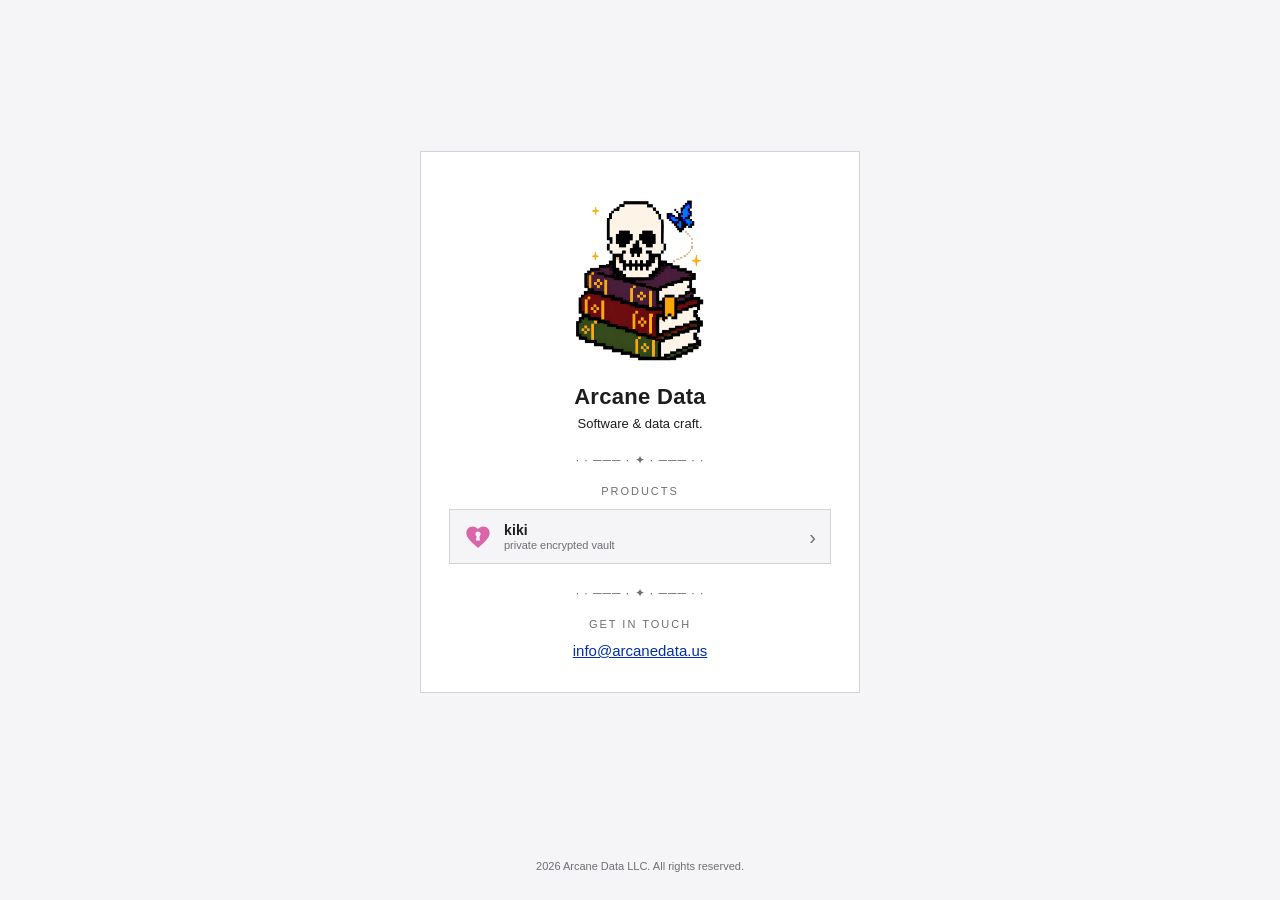
<file: index.html>
<!DOCTYPE html>
<html lang="en">
<head>
  <meta charset="utf-8" />
  <meta name="viewport" content="width=device-width, initial-scale=1" />
  <title>Arcane Data</title>
  <meta name="description" content="Arcane Data — software & data craft. Get in touch at info@arcanedata.us." />
  <meta name="theme-color" content="#f5f5f7" />
  <link rel="icon" href="/favicon.png" type="image/png" />
  <link rel="canonical" href="https://arcanedata.us/" />

  <!-- Open Graph / social preview -->
  <meta property="og:type" content="website" />
  <meta property="og:title" content="Arcane Data" />
  <meta property="og:description" content="Software & data craft. Get in touch at info@arcanedata.us." />
  <meta property="og:url" content="https://arcanedata.us/" />
  <meta name="twitter:card" content="summary" />

  <link rel="stylesheet" href="styles.css" />
  <style>
    .product-item {
      display: flex;
      align-items: center;
      gap: 12px;
      width: 100%;
      padding: 12px 14px;
      background: var(--page-bg);
      border: 1px solid var(--border);
      text-decoration: none;
      color: var(--text-primary);
      transition: background 0.12s, border-color 0.12s;
    }
    .product-item:link,
    .product-item:visited { color: var(--text-primary); }
    .product-item:hover {
      background: #ebebed;
      border-color: #b8b8bc;
    }
    .product-item__text {
      flex: 1;
      display: flex;
      flex-direction: column;
      gap: 1px;
      text-align: left;
    }
    .product-item__name {
      font-size: 14px;
      font-weight: 700;
      letter-spacing: 0.1px;
    }
    .product-item__desc {
      font-size: 11px;
      color: var(--text-secondary);
    }
    .product-item__chevron {
      font-size: 20px;
      color: var(--text-secondary);
      line-height: 1;
    }
  </style>
</head>
<body>
  <main class="page">
    <section class="card" aria-labelledby="hero-heading">
      <img class="logo" src="assets/arcane-data-logo.png" width="180" height="180"
           alt="Arcane Data — a skull on a stack of books with a blue morpho butterfly" />

      <h2 id="hero-heading" class="card__title">Arcane Data</h2>

      <!-- Tagline — edit this line freely -->
      <p class="card__tagline">Software &amp; data craft.</p>

      <p class="divider" aria-hidden="true">· · ─── · ✦ · ─── · ·</p>

      <p class="card__label">products</p>
      <a class="product-item" href="/kiki/">
        <svg viewBox="0 0 24 24" width="28" height="28" aria-hidden="true" style="flex-shrink:0">
          <defs><mask id="pki"><rect width="24" height="24" fill="#fff"/><circle cx="12" cy="9.5" r="2.2" fill="#000"/><path d="M11 11 L10.2 15 L13.8 15 L13 11 Z" fill="#000"/></mask></defs>
          <path d="M12 21.35l-1.45-1.32C5.4 15.36 2 12.28 2 8.5 2 5.42 4.42 3 7.5 3c1.74 0 3.41.81 4.5 2.09C13.09 3.81 14.76 3 16.5 3 19.58 3 22 5.42 22 8.5c0 3.78-3.4 6.86-8.55 11.54L12 21.35z" fill="#D966A8" mask="url(#pki)"/>
        </svg>
        <span class="product-item__text">
          <strong class="product-item__name">kiki</strong>
          <span class="product-item__desc">private encrypted vault</span>
        </span>
        <span class="product-item__chevron">&#8250;</span>
      </a>

      <p class="divider" aria-hidden="true">· · ─── · ✦ · ─── · ·</p>

      <p class="card__label">Get in touch</p>
      <a class="btn" href="mailto:info@arcanedata.us">info@arcanedata.us</a>
    </section>
  </main>

  <footer class="footer">
    <p><span id="year">2026</span> Arcane Data LLC. All rights reserved.</p>
  </footer>

  <script>
    // Keep the copyright year current without a build step.
    document.getElementById("year").textContent = new Date().getFullYear();
  </script>
</body>
</html>
</file>
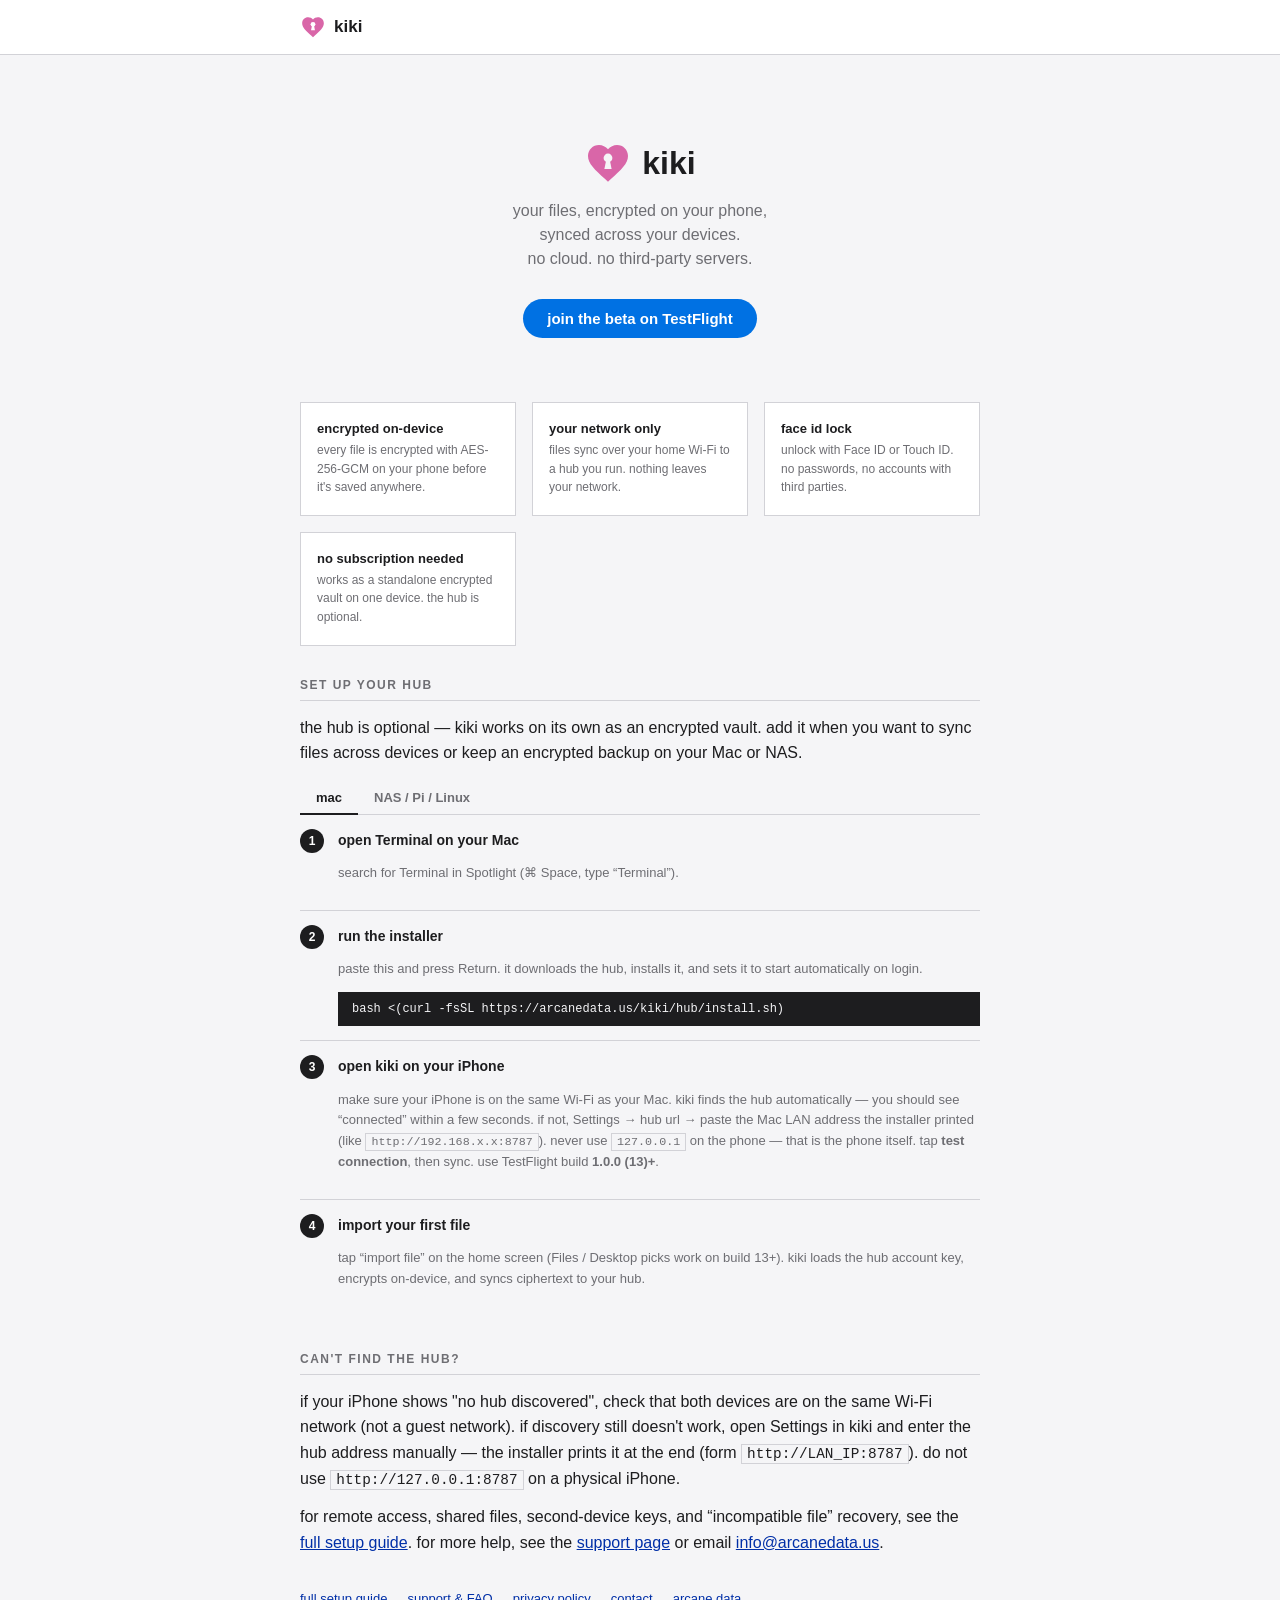
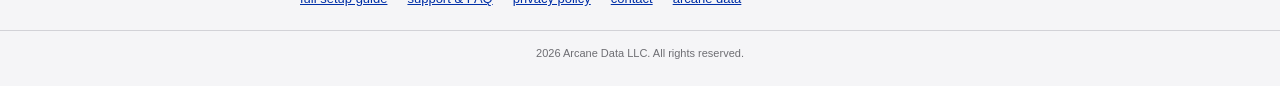
<file: kiki/index.html>
<!DOCTYPE html>
<html lang="en">
<head>
  <meta charset="utf-8" />
  <meta name="viewport" content="width=device-width, initial-scale=1" />
  <title>kiki — private encrypted vault</title>
  <meta name="description" content="kiki is a personal encrypted vault for iPhone. Your files stay on your devices and your network. No cloud. By Arcane Data LLC." />
  <meta name="theme-color" content="#f5f5f7" />
  <link rel="icon" href="/favicon.png" type="image/png" />
  <link rel="canonical" href="https://arcanedata.us/kiki/" />

  <meta property="og:type" content="website" />
  <meta property="og:title" content="kiki — private encrypted vault" />
  <meta property="og:description" content="Your files, encrypted on your phone, synced across your devices. No cloud." />
  <meta property="og:url" content="https://arcanedata.us/kiki/" />
  <meta name="twitter:card" content="summary" />

  <link rel="stylesheet" href="/styles.css" />
  <link rel="stylesheet" href="support.css" />
  <style>
    .kiki-hero {
      text-align: center;
      padding: 48px 0 32px;
    }
    .kiki-hero__logo {
      display: inline-flex;
      align-items: center;
      gap: 10px;
      text-decoration: none;
      color: var(--text-primary);
      font-size: 32px;
      font-weight: 700;
      margin-bottom: 12px;
    }
    .kiki-hero__tagline {
      font-size: 16px;
      color: var(--text-secondary);
      margin: 0 0 28px;
      line-height: 1.5;
    }
    .testflight-btn {
      display: inline-block;
      background: #0071e3;
      color: #fff;
      font-family: var(--font);
      font-size: 15px;
      font-weight: 600;
      text-decoration: none;
      padding: 11px 24px;
      border-radius: 980px;
      transition: background 0.15s;
    }
    .testflight-btn:link,
    .testflight-btn:visited { color: #fff; }
    .testflight-btn:hover   { background: #0077ed; color: #fff; }

    .features {
      display: grid;
      grid-template-columns: repeat(auto-fit, minmax(200px, 1fr));
      gap: 16px;
      margin: 32px 0;
    }
    .feature {
      background: var(--card-bg);
      border: 1px solid var(--border);
      padding: 18px 16px;
    }
    .feature__title {
      font-size: 13px;
      font-weight: 700;
      margin: 0 0 5px;
    }
    .feature__desc {
      font-size: 12px;
      color: var(--text-secondary);
      margin: 0;
      line-height: 1.55;
    }

    .setup-step {
      display: flex;
      gap: 14px;
      align-items: flex-start;
      padding: 14px 0;
      border-bottom: 1px solid var(--border);
    }
    .setup-step:last-child { border-bottom: none; }
    .setup-step__num {
      flex-shrink: 0;
      width: 24px;
      height: 24px;
      background: var(--text-primary);
      color: var(--card-bg);
      font-size: 12px;
      font-weight: 700;
      display: flex;
      align-items: center;
      justify-content: center;
      border-radius: 50%;
    }
    .setup-step__body { flex: 1; }
    .setup-step__title {
      font-size: 14px;
      font-weight: 700;
      margin: 0 0 4px;
    }
    .setup-step__desc {
      font-size: 13px;
      color: var(--text-secondary);
      margin: 0 0 8px;
      line-height: 1.5;
    }
    .cmd-block {
      background: var(--text-primary);
      color: #f5f5f7;
      font-family: "SF Mono", ui-monospace, Menlo, Consolas, monospace;
      font-size: 12px;
      padding: 10px 14px;
      overflow-x: auto;
      white-space: nowrap;
      user-select: all;
      cursor: text;
    }

    .page-links {
      display: flex;
      gap: 20px;
      flex-wrap: wrap;
      margin-top: 6px;
    }
    .page-links a {
      font-size: 13px;
    }
    .tabs {
      display: flex;
      gap: 0;
      margin: 16px 0 0;
      border-bottom: 1px solid var(--border);
    }
    .tab {
      background: none;
      border: none;
      border-bottom: 2px solid transparent;
      padding: 8px 16px;
      font-family: var(--font);
      font-size: 13px;
      font-weight: 600;
      color: var(--text-secondary);
      cursor: pointer;
      margin-bottom: -1px;
    }
    .tab--active {
      color: var(--text-primary);
      border-bottom-color: var(--text-primary);
    }
    .tab:hover { color: var(--text-primary); }
  </style>
</head>
<body>
  <header class="site-header">
    <div class="site-header__inner">
      <a class="brand" href="/">
        <svg viewBox="0 0 24 24" width="26" height="26" class="kiki-mark" aria-hidden="true">
          <defs>
            <mask id="kh">
              <rect width="24" height="24" fill="#fff" />
              <circle cx="12" cy="9.5" r="2.2" fill="#000" />
              <path d="M11 11 L10.2 15 L13.8 15 L13 11 Z" fill="#000" />
            </mask>
          </defs>
          <path d="M12 21.35l-1.45-1.32C5.4 15.36 2 12.28 2 8.5 2 5.42 4.42 3 7.5 3c1.74 0 3.41 0.81 4.5 2.09C13.09 3.81 14.76 3 16.5 3 19.58 3 22 5.42 22 8.5c0 3.78-3.4 6.86-8.55 11.54L12 21.35z" fill="#D966A8" mask="url(#kh)" />
        </svg>
        kiki
      </a>
    </div>
  </header>

  <main class="wrap">

    <!-- Hero -->
    <div class="kiki-hero">
      <div class="kiki-hero__logo" aria-hidden="true">
        <svg viewBox="0 0 24 24" width="48" height="48">
          <defs>
            <mask id="kh2">
              <rect width="24" height="24" fill="#fff" />
              <circle cx="12" cy="9.5" r="2.2" fill="#000" />
              <path d="M11 11 L10.2 15 L13.8 15 L13 11 Z" fill="#000" />
            </mask>
          </defs>
          <path d="M12 21.35l-1.45-1.32C5.4 15.36 2 12.28 2 8.5 2 5.42 4.42 3 7.5 3c1.74 0 3.41 0.81 4.5 2.09C13.09 3.81 14.76 3 16.5 3 19.58 3 22 5.42 22 8.5c0 3.78-3.4 6.86-8.55 11.54L12 21.35z" fill="#D966A8" mask="url(#kh2)" />
        </svg>
        kiki
      </div>
      <p class="kiki-hero__tagline">
        your files, encrypted on your phone,<br>
        synced across your devices.<br>
        no cloud. no third-party servers.
      </p>
      <a class="testflight-btn" href="https://testflight.apple.com/join/XXXXXXXX">
        join the beta on TestFlight
      </a>
    </div>

    <!-- Features -->
    <div class="features">
      <div class="feature">
        <p class="feature__title">encrypted on-device</p>
        <p class="feature__desc">every file is encrypted with AES-256-GCM on your phone before it's saved anywhere.</p>
      </div>
      <div class="feature">
        <p class="feature__title">your network only</p>
        <p class="feature__desc">files sync over your home Wi-Fi to a hub you run. nothing leaves your network.</p>
      </div>
      <div class="feature">
        <p class="feature__title">face id lock</p>
        <p class="feature__desc">unlock with Face ID or Touch ID. no passwords, no accounts with third parties.</p>
      </div>
      <div class="feature">
        <p class="feature__title">no subscription needed</p>
        <p class="feature__desc">works as a standalone encrypted vault on one device. the hub is optional.</p>
      </div>
    </div>

    <!-- Hub setup -->
    <section class="section">
      <h2>set up your hub</h2>
      <p>the hub is optional — kiki works on its own as an encrypted vault. add it when you want to sync files across devices or keep an encrypted backup on your Mac or NAS.</p>

      <!-- Platform tabs -->
      <div class="tabs" role="tablist">
        <button class="tab tab--active" onclick="switchTab('mac')" role="tab" aria-selected="true">mac</button>
        <button class="tab" onclick="switchTab('nas')" role="tab" aria-selected="false">NAS / Pi / Linux</button>
      </div>

      <!-- Mac instructions -->
      <div id="tab-mac">
        <div class="setup-step">
          <div class="setup-step__num">1</div>
          <div class="setup-step__body">
            <p class="setup-step__title">open Terminal on your Mac</p>
            <p class="setup-step__desc">search for Terminal in Spotlight (&#8984; Space, type &ldquo;Terminal&rdquo;).</p>
          </div>
        </div>
        <div class="setup-step">
          <div class="setup-step__num">2</div>
          <div class="setup-step__body">
            <p class="setup-step__title">run the installer</p>
            <p class="setup-step__desc">paste this and press Return. it downloads the hub, installs it, and sets it to start automatically on login.</p>
            <div class="cmd-block">bash &lt;(curl -fsSL https://arcanedata.us/kiki/hub/install.sh)</div>
          </div>
        </div>
        <div class="setup-step">
          <div class="setup-step__num">3</div>
          <div class="setup-step__body">
<p class="setup-step__title">open kiki on your iPhone</p>
            <p class="setup-step__desc">make sure your iPhone is on the same Wi-Fi as your Mac. kiki finds the hub automatically &mdash; you should see &ldquo;connected&rdquo; within a few seconds. if not, Settings &rarr; hub url &rarr; paste the Mac LAN address the installer printed (like <code>http://192.168.x.x:8787</code>). never use <code>127.0.0.1</code> on the phone &mdash; that is the phone itself. tap <strong>test connection</strong>, then sync. use TestFlight build <strong>1.0.0 (13)+</strong>.</p>
          </div>
        </div>
        <div class="setup-step">
          <div class="setup-step__num">4</div>
          <div class="setup-step__body">
<p class="setup-step__title">import your first file</p>
            <p class="setup-step__desc">tap &ldquo;import file&rdquo; on the home screen (Files / Desktop picks work on build 13+). kiki loads the hub account key, encrypts on-device, and syncs ciphertext to your hub.</p>
          </div>
        </div>

      </div>
      <!-- NAS / Linux instructions -->
      <div id="tab-nas" style="display:none">
        <div class="setup-step">
          <div class="setup-step__num">1</div>
          <div class="setup-step__body">
            <p class="setup-step__title">SSH into your NAS</p>
            <p class="setup-step__desc">enable SSH in your NAS admin panel (Synology: Control Panel &rarr; Terminal &amp; SNMP &rarr; Enable SSH). then connect from your Mac: <code>ssh admin@your-nas-ip</code></p>
          </div>
        </div>
        <div class="setup-step">
          <div class="setup-step__num">2</div>
          <div class="setup-step__body">
            <p class="setup-step__title">run the NAS installer</p>
            <p class="setup-step__desc">paste this into the SSH session and press Return. it detects your architecture, downloads the right binary, and sets it to start automatically.</p>
            <div class="cmd-block">bash &lt;(curl -fsSL https://arcanedata.us/kiki/hub/nas-install.sh)</div>
            <p style="margin:6px 0 0;font-size:11px;color:var(--text-secondary);">works on Synology DSM 7+, QNAP, Unraid, TrueNAS Scale, Raspberry Pi 4/5 (64-bit Raspberry Pi OS), cyberdecks, and any Linux device.</p>
          </div>
        </div>
        <div class="setup-step">
          <div class="setup-step__num">3</div>
          <div class="setup-step__body">
<p class="setup-step__title">connect kiki to your NAS</p>
            <p class="setup-step__desc">the installer prints your NAS&rsquo;s IP address at the end. open kiki on your iPhone &rarr; Settings &rarr; hub url and enter it (never <code>127.0.0.1</code> on the phone):</p>
            <div class="cmd-block">http://your-nas-ip:8787</div>
            <p class="setup-step__desc" style="margin-top:8px">if your NAS is on the same network as your iPhone, kiki may also find it automatically &mdash; no manual entry needed. tap <strong>test connection</strong> then sync. use build <strong>13+</strong>.</p>
          </div>
        </div>
        <div class="setup-step">
          <div class="setup-step__num">4</div>
          <div class="setup-step__body">
            <p class="setup-step__title">import your first file</p>
            <p class="setup-step__desc">tap &ldquo;import file&rdquo; on the home screen. kiki encrypts it and syncs it to your NAS.</p>
          </div>
        </div>
      </div>
    </section>

    <!-- Troubleshooting note -->
    <section class="section">
      <h2>can't find the hub?</h2>
<p>if your iPhone shows "no hub discovered", check that both devices are on the same Wi-Fi network (not a guest network). if discovery still doesn't work, open Settings in kiki and enter the hub address manually — the installer prints it at the end (form <code>http://LAN_IP:8787</code>). do not use <code>http://127.0.0.1:8787</code> on a physical iPhone.</p>
      <p>for remote access, shared files, second-device keys, and “incompatible file” recovery, see the <a href="/kiki/setup/">full setup guide</a>. for more help, see the <a href="/kiki/support/">support page</a> or email <a href="mailto:info@arcanedata.us">info@arcanedata.us</a>.</p>
    </section>

    <!-- Footer links -->
    <div class="page-links">
      <a href="/kiki/setup/">full setup guide</a>
      <a href="/kiki/support/">support &amp; FAQ</a>
      <a href="/kiki/privacy/">privacy policy</a>
      <a href="mailto:info@arcanedata.us">contact</a>
      <a href="/">arcane data</a>
    </div>

  </main>

  <footer class="footer">
    <p><span id="year">2026</span> Arcane Data LLC. All rights reserved.</p>
  </footer>

  <script>
    document.getElementById("year").textContent = new Date().getFullYear();
    function switchTab(tab) {
      document.getElementById('tab-mac').style.display = tab === 'mac' ? '' : 'none';
      document.getElementById('tab-nas').style.display = tab === 'nas' ? '' : 'none';
      document.querySelectorAll('.tab').forEach(function(el) {
      el.classList.toggle('tab--active', el.textContent.trim() === (tab === 'mac' ? 'mac' : 'NAS / Pi / Linux'));
      });
    }
  </script>
</body>
</html>
</file>
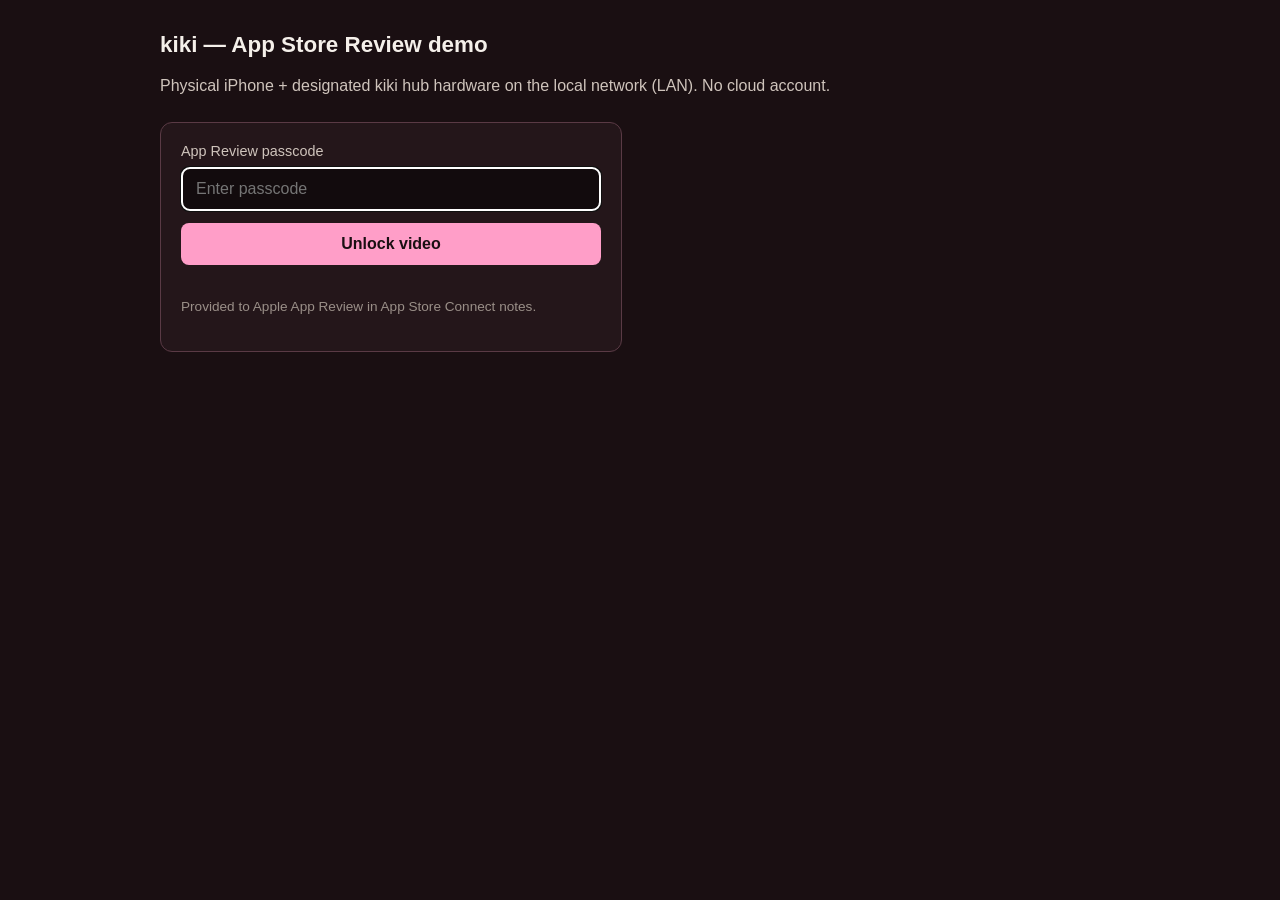
<file: kiki/app-review/index.html>
<!DOCTYPE html>
<html lang="en">
<head>
  <meta charset="utf-8" />
  <meta name="viewport" content="width=device-width, initial-scale=1" />
  <meta name="robots" content="noindex, nofollow" />
  <title>kiki — App Review demo video</title>
  <style>
    :root { color-scheme: dark; }
    body { margin: 0; font-family: Helvetica Neue, Helvetica, Arial, sans-serif; background: #1a0f12; color: #f5f0ea; }
    main { max-width: 960px; margin: 0 auto; padding: 32px 20px 64px; }
    h1 { font-size: 1.4rem; margin: 0 0 8px; }
    p { color: #cfc4bc; line-height: 1.5; }
    video { width: 100%; background: #000; border: 1px solid #5a3a45; border-radius: 8px; }
    a { color: #ff9ec8; }
    .meta { font-size: 0.9rem; margin-top: 16px; }
    .gate {
      margin-top: 24px; padding: 20px; border: 1px solid #5a3a45; border-radius: 12px;
      background: #24161a; max-width: 420px;
    }
    .gate label { display: block; font-size: 0.9rem; margin-bottom: 8px; color: #cfc4bc; }
    .gate input {
      width: 100%; box-sizing: border-box; padding: 12px 14px; border-radius: 8px;
      border: 1px solid #5a3a45; background: #120b0d; color: #f5f0ea; font-size: 1rem;
    }
    .gate button {
      margin-top: 12px; width: 100%; padding: 12px 14px; border: 0; border-radius: 8px;
      background: #ff9ec8; color: #1a0f12; font-weight: 600; font-size: 1rem; cursor: pointer;
    }
    .gate button:hover { filter: brightness(1.05); }
    .err { color: #ff8a8a; font-size: 0.85rem; min-height: 1.2em; margin-top: 8px; }
    #content[hidden], .gate[hidden] { display: none !important; }
    .hint { font-size: 0.85rem; color: #9a8f88; margin-top: 8px; }
  </style>
</head>
<body>
  <main>
    <h1>kiki — App Store Review demo</h1>
    <p>Physical iPhone + designated kiki hub hardware on the local network (LAN). No cloud account.</p>

    <div class="gate" id="gate">
      <label for="pass">App Review passcode</label>
      <input id="pass" type="password" autocomplete="current-password" placeholder="Enter passcode" />
      <button type="button" id="unlock">Unlock video</button>
      <div class="err" id="err" role="alert"></div>
      <p class="hint">Provided to Apple App Review in App Store Connect notes.</p>
    </div>

    <div id="content" hidden>
      <video id="player" controls playsinline preload="metadata"></video>
      <p class="meta">
        Product docs: <a href="https://arcanedata.us/kiki">arcanedata.us/kiki</a>
      </p>
    </div>
  </main>
  <script>
    (function () {
      var EXPECTED = "7daa6c2548384deb93bbf7df339ff6f26bf809835b6e6a61420190981632379a";
      var ASSET = "./media-7f3c9a2e-kiki-review.mp4";
      var gate = document.getElementById("gate");
      var content = document.getElementById("content");
      var player = document.getElementById("player");
      var input = document.getElementById("pass");
      var err = document.getElementById("err");
      var KEY = "kiki-app-review-unlocked-v1";

      function toHex(buf) {
        return Array.from(new Uint8Array(buf)).map(function (b) {
          return b.toString(16).padStart(2, "0");
        }).join("");
      }

      async function sha256(text) {
        var data = new TextEncoder().encode(text);
        var digest = await crypto.subtle.digest("SHA-256", data);
        return toHex(digest);
      }

      function showVideo() {
        player.src = ASSET;
        gate.hidden = true;
        content.hidden = false;
        try { sessionStorage.setItem(KEY, "1"); } catch (e) {}
      }

      async function tryUnlock(raw) {
        err.textContent = "";
        var h = await sha256((raw || "").trim());
        if (h === EXPECTED) {
          showVideo();
          return true;
        }
        err.textContent = "Incorrect passcode.";
        return false;
      }

      document.getElementById("unlock").addEventListener("click", function () {
        tryUnlock(input.value);
      });
      input.addEventListener("keydown", function (e) {
        if (e.key === "Enter") tryUnlock(input.value);
      });

      try {
        if (sessionStorage.getItem(KEY) === "1") showVideo();
      } catch (e) {}

      input.focus();
    })();
  </script>
</body>
</html>
</file>
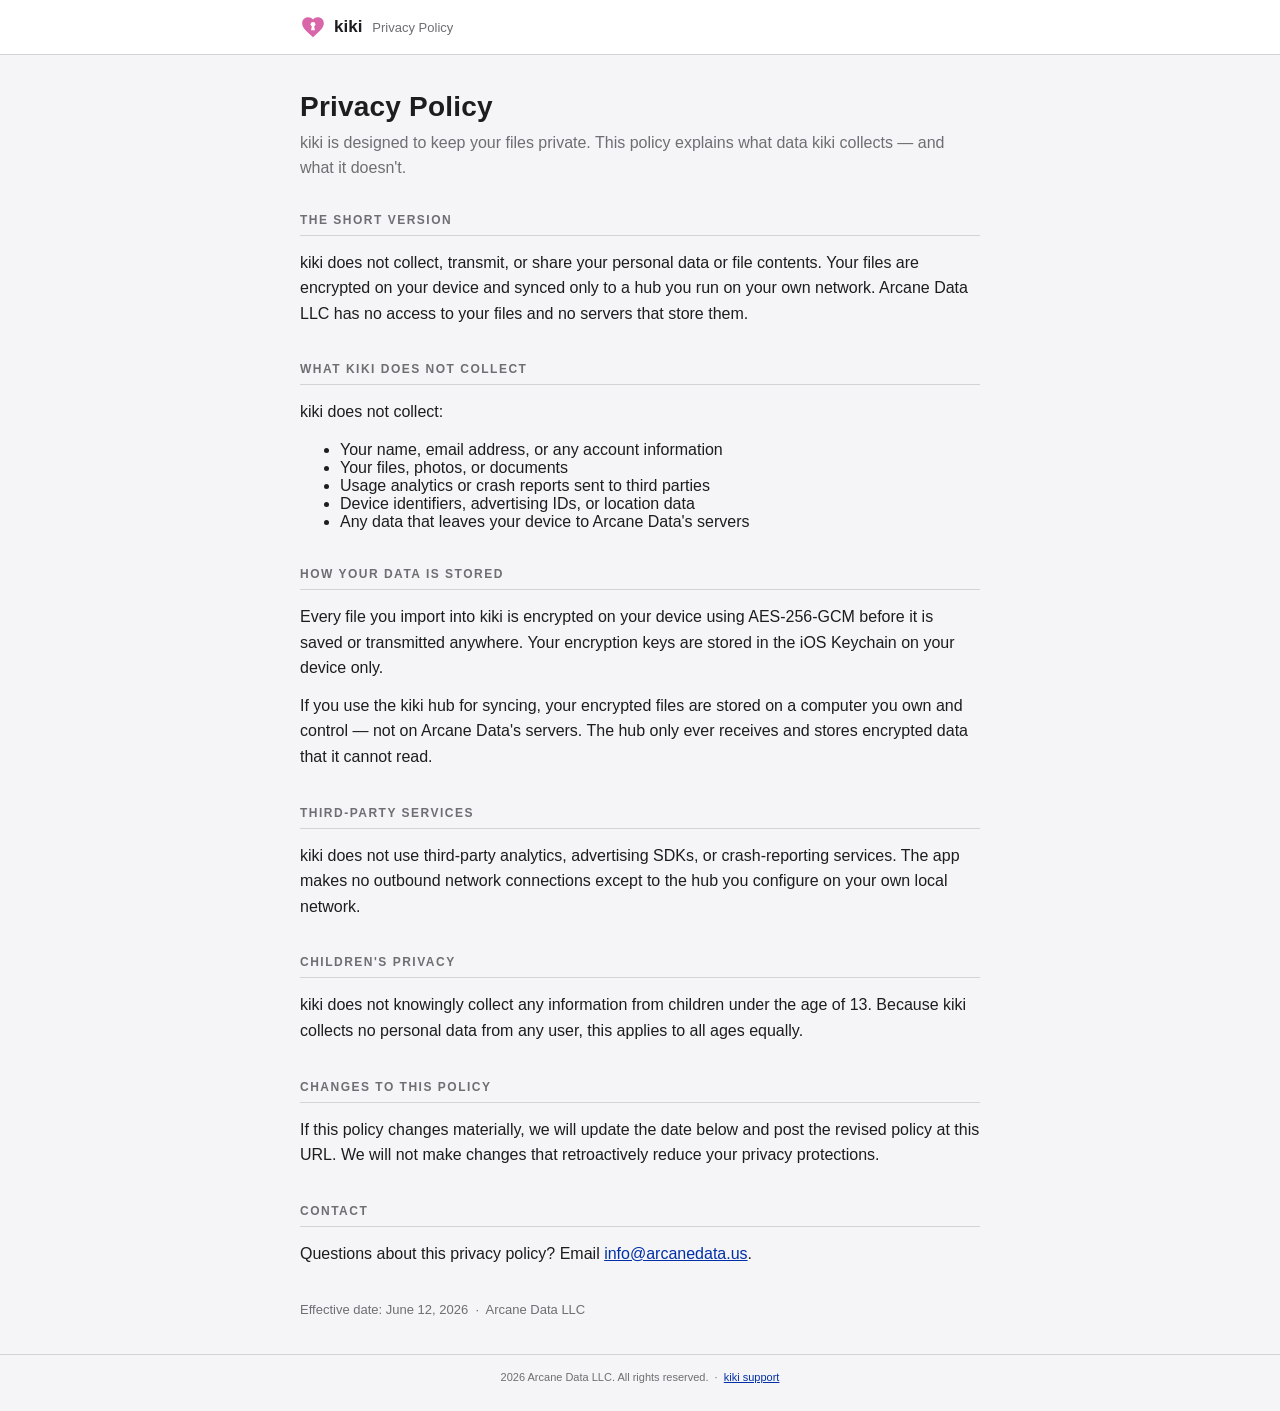
<file: kiki/privacy/index.html>
<!DOCTYPE html>
<html lang="en">
<head>
  <meta charset="utf-8" />
  <meta name="viewport" content="width=device-width, initial-scale=1" />
  <title>kiki — Privacy Policy</title>
  <meta name="description" content="Privacy policy for kiki, the private on-device vault by Arcane Data LLC." />
  <meta name="theme-color" content="#f5f5f7" />
  <link rel="icon" href="/favicon.png" type="image/png" />
  <link rel="canonical" href="https://arcanedata.us/kiki/privacy/" />

  <meta property="og:type" content="website" />
  <meta property="og:title" content="kiki — Privacy Policy" />
  <meta property="og:description" content="Privacy policy for kiki by Arcane Data LLC." />
  <meta property="og:url" content="https://arcanedata.us/kiki/privacy/" />
  <meta name="twitter:card" content="summary" />

  <link rel="stylesheet" href="/styles.css" />
  <link rel="stylesheet" href="../support.css" />
</head>
<body>
  <header class="site-header">
    <div class="site-header__inner">
      <a class="brand" href="/">
        <svg viewBox="0 0 24 24" width="26" height="26" class="kiki-mark" aria-hidden="true">
          <defs>
            <mask id="kh">
              <rect width="24" height="24" fill="#fff" />
              <circle cx="12" cy="9.5" r="2.2" fill="#000" />
              <path d="M11 11 L10.2 15 L13.8 15 L13 11 Z" fill="#000" />
            </mask>
          </defs>
          <path d="M12 21.35l-1.45-1.32C5.4 15.36 2 12.28 2 8.5 2 5.42 4.42 3 7.5 3c1.74 0 3.41 0.81 4.5 2.09C13.09 3.81 14.76 3 16.5 3 19.58 3 22 5.42 22 8.5c0 3.78-3.4 6.86-8.55 11.54L12 21.35z" fill="#D966A8" mask="url(#kh)" />
        </svg>
        kiki
      </a>
      <span class="site-header__tag">Privacy Policy</span>
    </div>
  </header>

  <main class="wrap">
    <h1>Privacy Policy</h1>
    <p class="lead">
      kiki is designed to keep your files private. This policy explains what
      data kiki collects — and what it doesn't.
    </p>

    <section class="section">
      <h2>The short version</h2>
      <p>kiki does not collect, transmit, or share your personal data or file
      contents. Your files are encrypted on your device and synced only to a
      hub you run on your own network. Arcane Data LLC has no access to your
      files and no servers that store them.</p>
    </section>

    <section class="section">
      <h2>What kiki does not collect</h2>
      <p>kiki does not collect:</p>
      <ul>
        <li>Your name, email address, or any account information</li>
        <li>Your files, photos, or documents</li>
        <li>Usage analytics or crash reports sent to third parties</li>
        <li>Device identifiers, advertising IDs, or location data</li>
        <li>Any data that leaves your device to Arcane Data's servers</li>
      </ul>
    </section>

    <section class="section">
      <h2>How your data is stored</h2>
      <p>Every file you import into kiki is encrypted on your device using
      AES-256-GCM before it is saved or transmitted anywhere. Your encryption
      keys are stored in the iOS Keychain on your device only.</p>
      <p>If you use the kiki hub for syncing, your encrypted files are stored
      on a computer you own and control — not on Arcane Data's servers. The
      hub only ever receives and stores encrypted data that it cannot read.</p>
    </section>

    <section class="section">
      <h2>Third-party services</h2>
      <p>kiki does not use third-party analytics, advertising SDKs, or
      crash-reporting services. The app makes no outbound network connections
      except to the hub you configure on your own local network.</p>
    </section>

    <section class="section">
      <h2>Children's privacy</h2>
      <p>kiki does not knowingly collect any information from children under
      the age of 13. Because kiki collects no personal data from any user,
      this applies to all ages equally.</p>
    </section>

    <section class="section">
      <h2>Changes to this policy</h2>
      <p>If this policy changes materially, we will update the date below and
      post the revised policy at this URL. We will not make changes that
      retroactively reduce your privacy protections.</p>
    </section>

    <section class="section">
      <h2>Contact</h2>
      <p>Questions about this privacy policy?
        Email <a href="mailto:info@arcanedata.us">info@arcanedata.us</a>.
      </p>
    </section>

    <p class="muted" style="font-size:13px; margin-top: 32px;">
      Effective date: June 12, 2026 &nbsp;·&nbsp;
      Arcane Data LLC
    </p>
  </main>

  <footer class="footer">
    <p><span id="year">2026</span> Arcane Data LLC. All rights reserved.
      &nbsp;·&nbsp; <a href="/kiki/">kiki support</a>
    </p>
  </footer>

  <script>
    document.getElementById("year").textContent = new Date().getFullYear();
  </script>
</body>
</html>
</file>
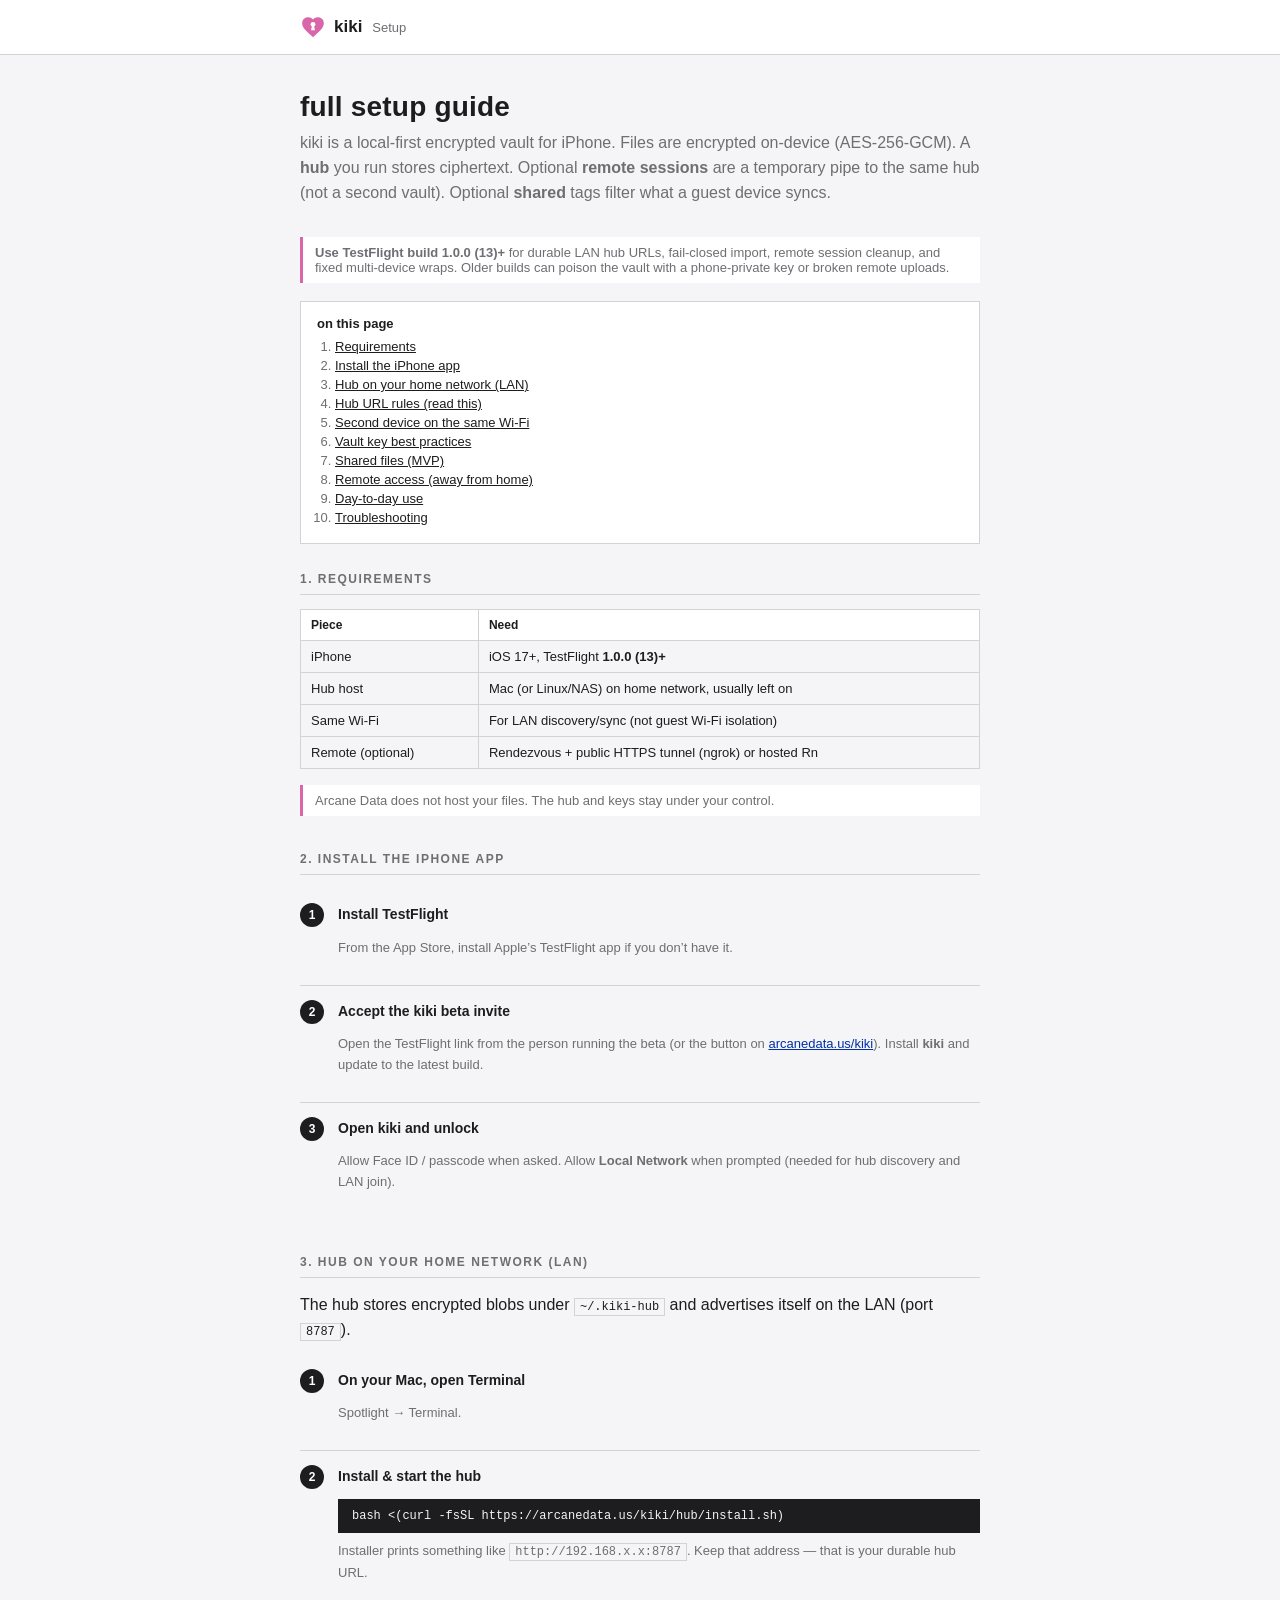
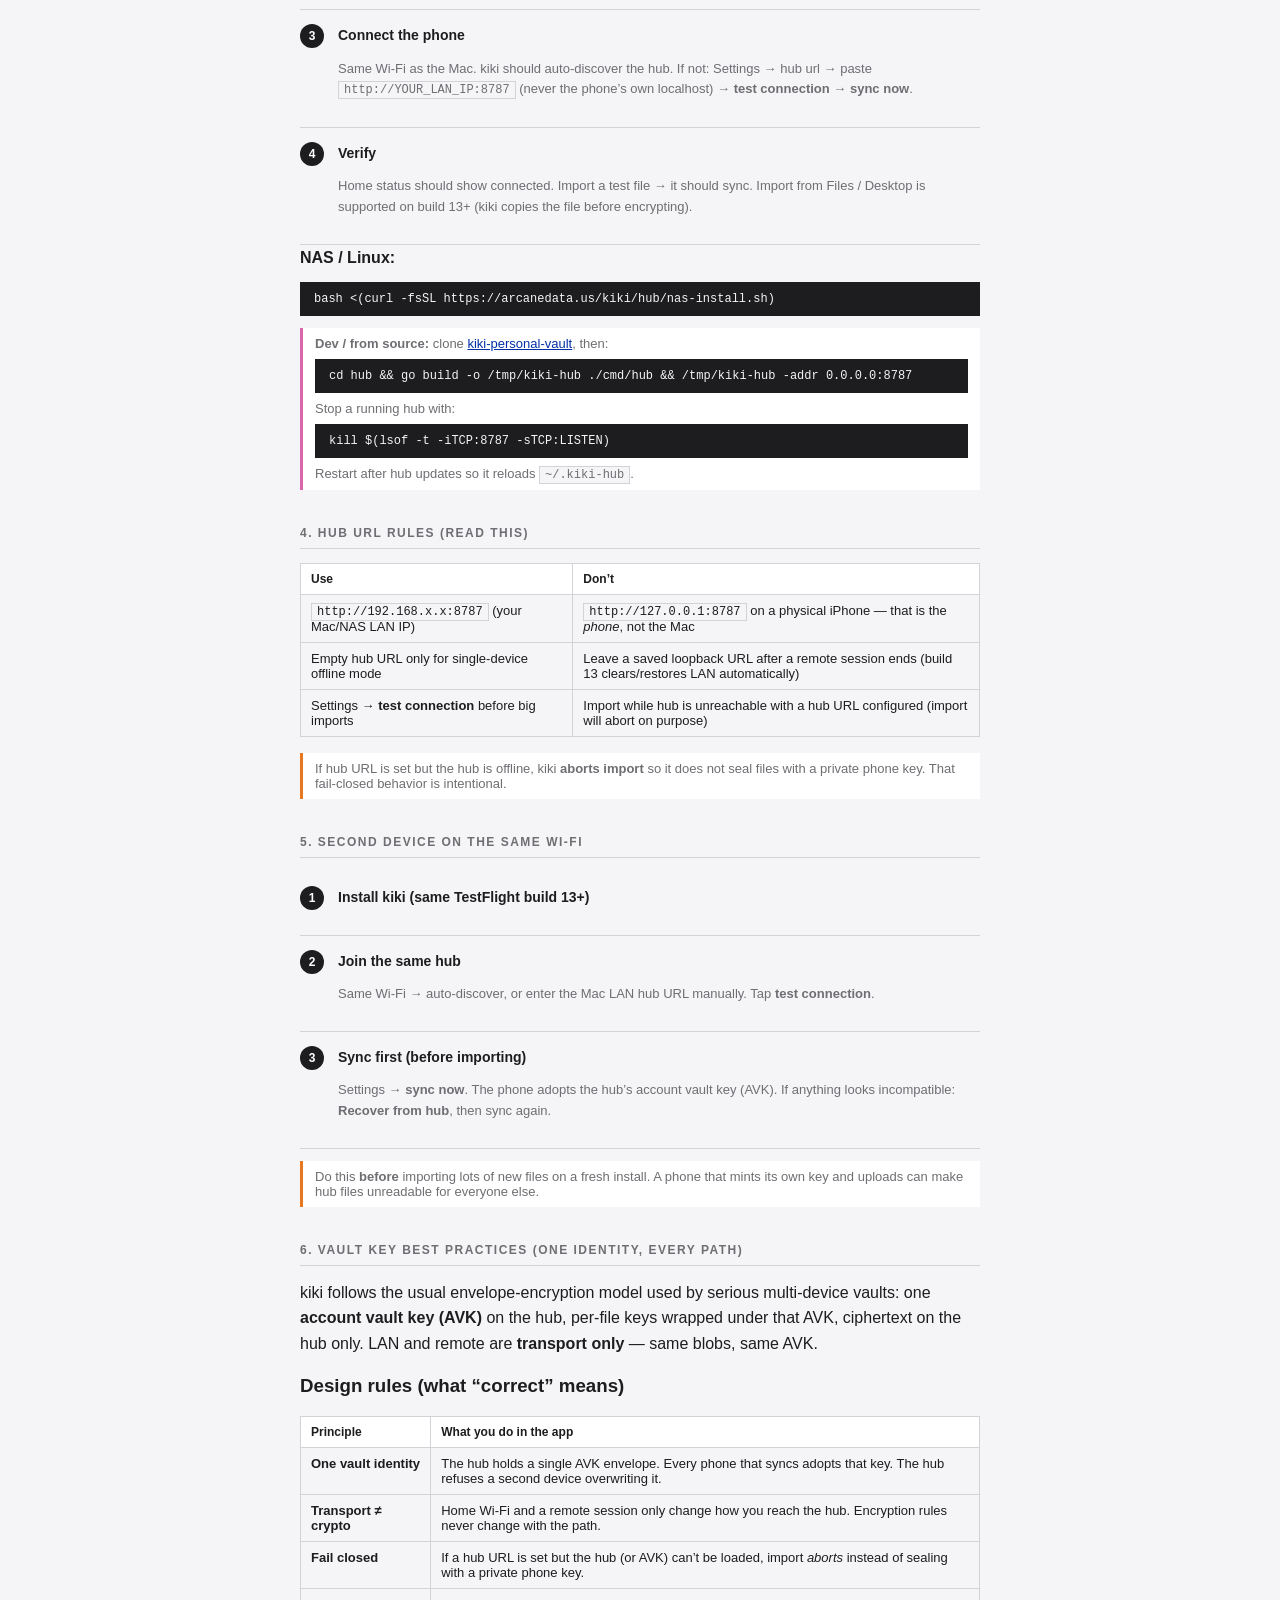
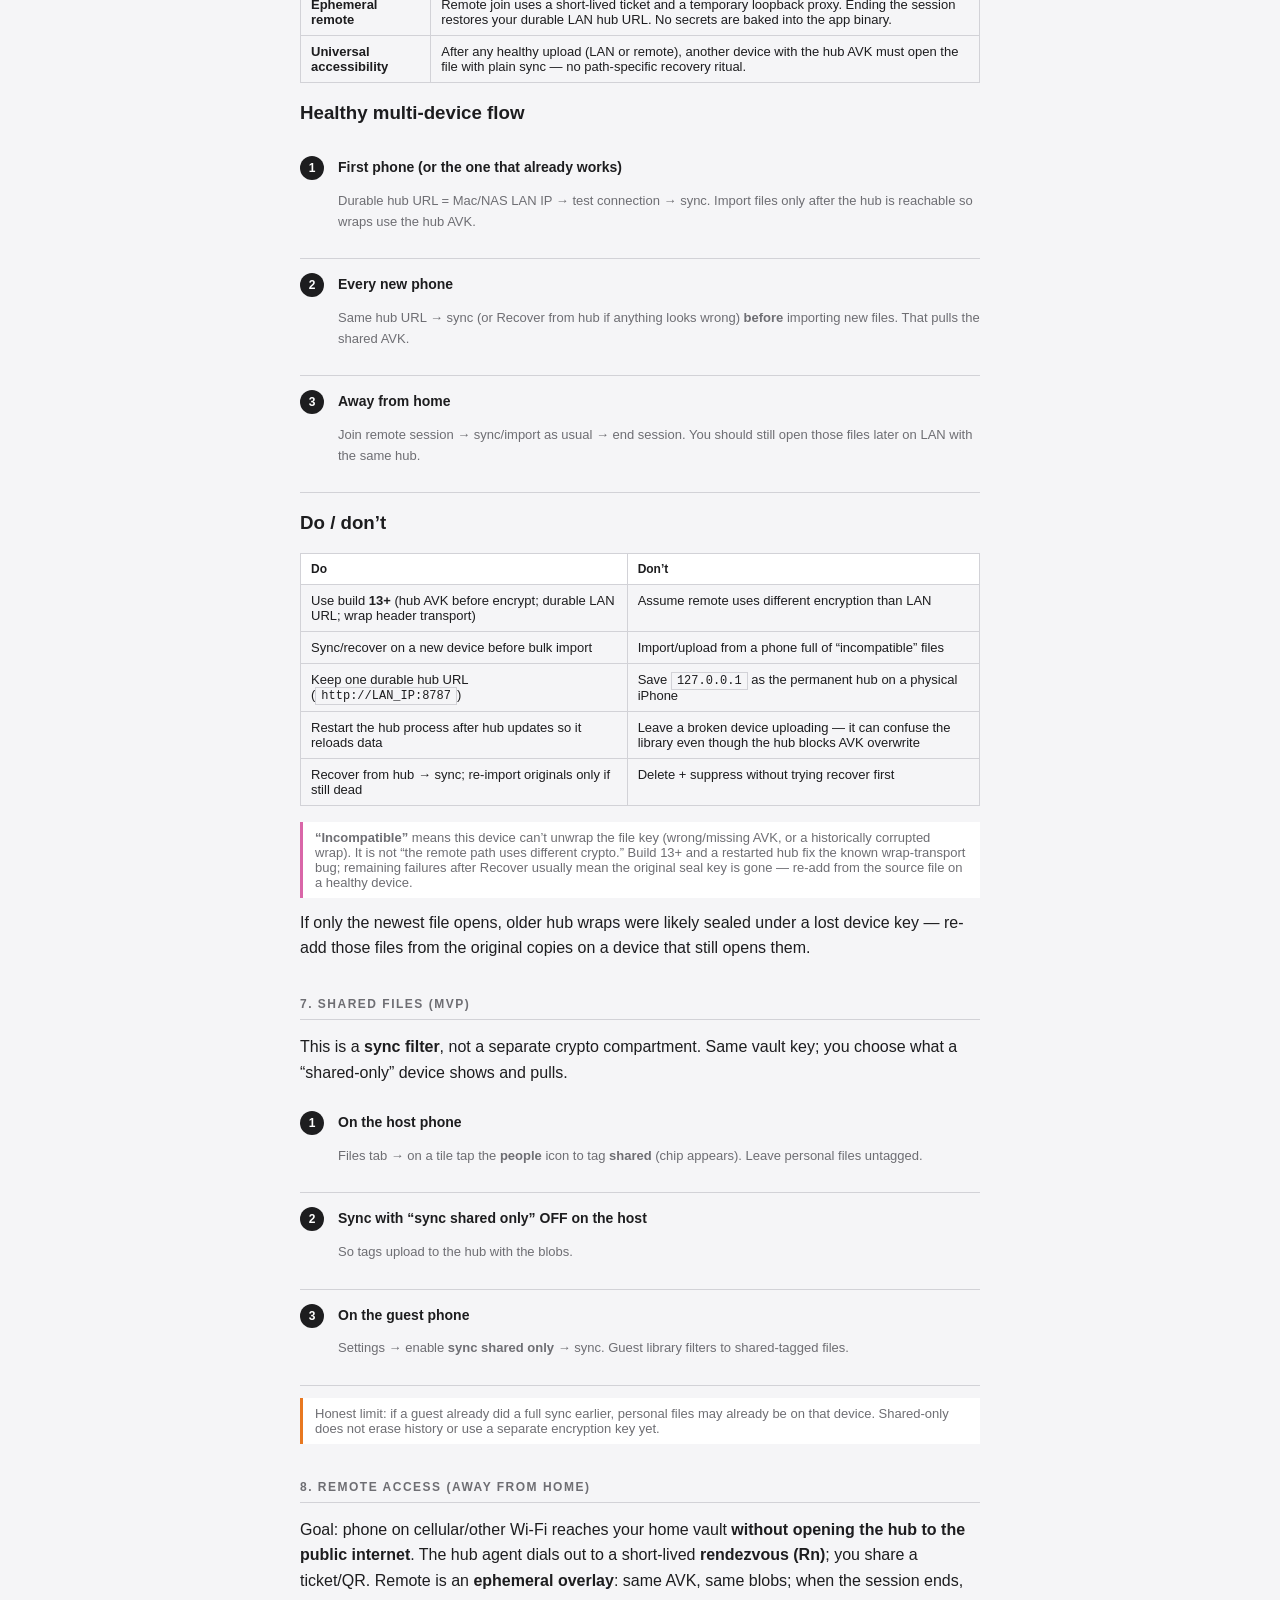
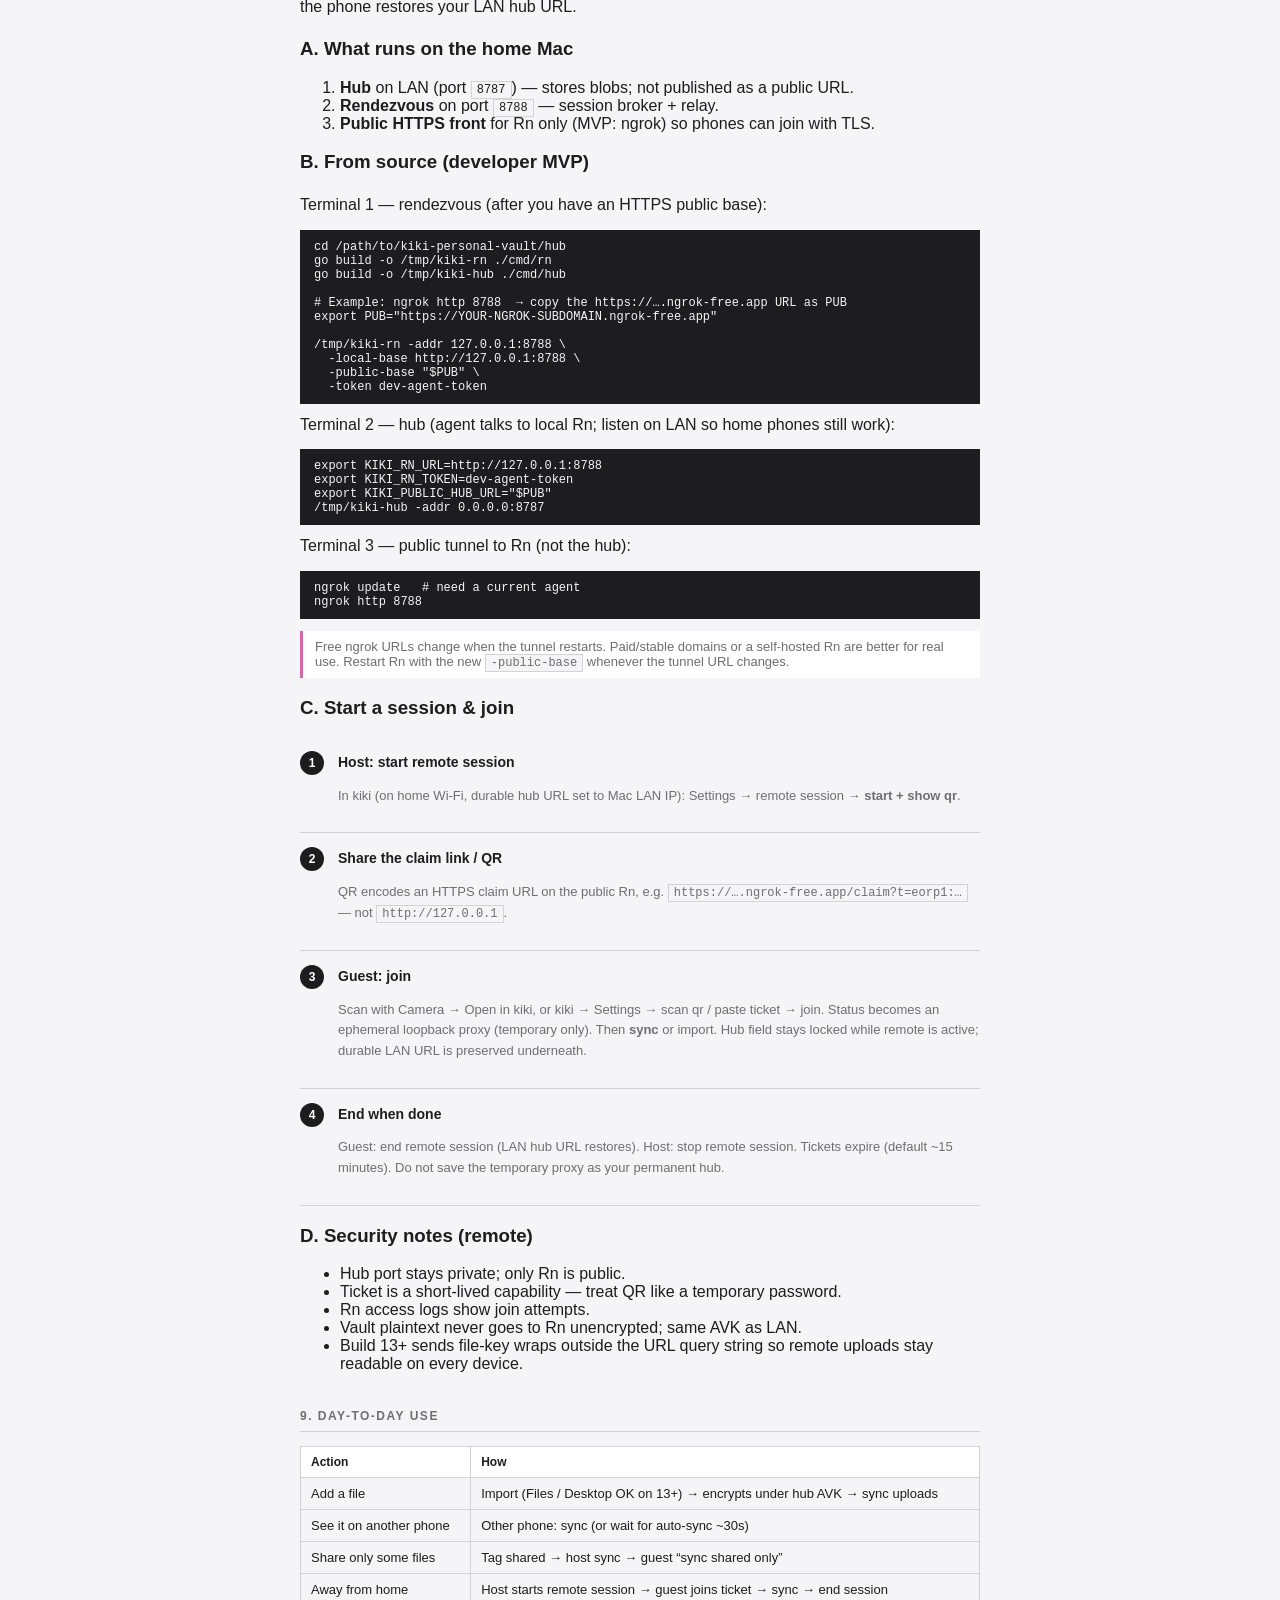
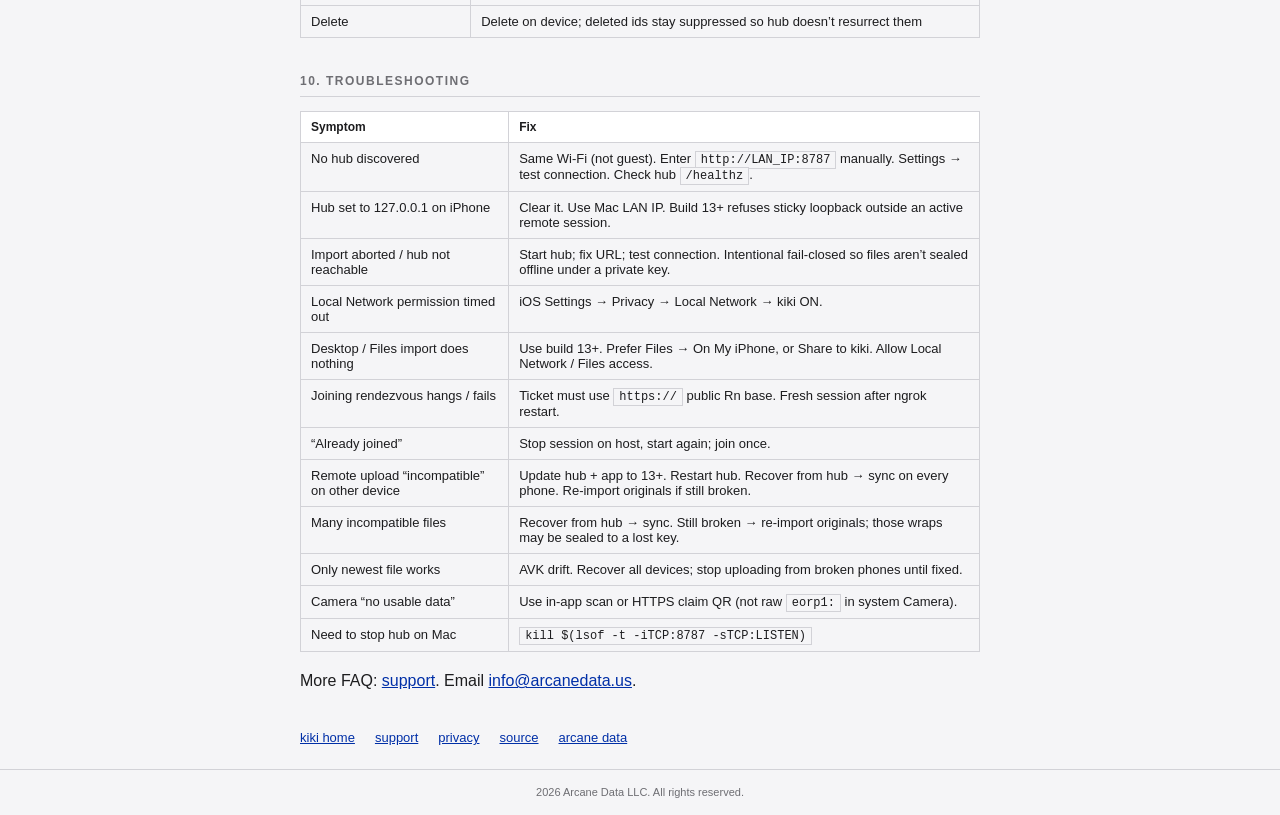
<file: kiki/setup/index.html>
<!DOCTYPE html>
<html lang="en">
<head>
  <meta charset="utf-8" />
  <meta name="viewport" content="width=device-width, initial-scale=1" />
  <title>kiki — full setup guide</title>
  <meta name="description" content="Complete setup for kiki: hub on LAN, second device, remote access (EORP), shared files, and troubleshooting. Build 13+." />
  <meta name="theme-color" content="#f5f5f7" />
  <link rel="icon" href="/favicon.png" type="image/png" />
  <link rel="canonical" href="https://arcanedata.us/kiki/setup/" />
  <meta property="og:type" content="website" />
  <meta property="og:title" content="kiki — full setup guide" />
  <meta property="og:description" content="Hub, LAN sync, remote sessions, shared files — full directions (build 13+)." />
  <meta property="og:url" content="https://arcanedata.us/kiki/setup/" />
  <link rel="stylesheet" href="/styles.css" />
  <link rel="stylesheet" href="../support.css" />
  <style>
    .toc { background: var(--card-bg); border: 1px solid var(--border); padding: 14px 16px; margin: 18px 0 28px; }
    .toc h2 { font-size: 13px; margin: 0 0 8px; }
    .toc ol { margin: 0; padding-left: 18px; }
    .toc li { font-size: 13px; margin: 4px 0; color: var(--text-secondary); }
    .toc a { color: var(--text-primary); }
    .setup-step { display: flex; gap: 14px; align-items: flex-start; padding: 14px 0; border-bottom: 1px solid var(--border); }
    .setup-step:last-child { border-bottom: none; }
    .setup-step__num { flex-shrink: 0; width: 24px; height: 24px; background: var(--text-primary); color: var(--card-bg); font-size: 12px; font-weight: 700; display: flex; align-items: center; justify-content: center; border-radius: 50%; }
    .setup-step__body { flex: 1; min-width: 0; }
    .setup-step__title { font-size: 14px; font-weight: 700; margin: 0 0 4px; }
    .setup-step__desc { font-size: 13px; color: var(--text-secondary); margin: 0 0 8px; line-height: 1.55; }
    .cmd-block { background: var(--text-primary); color: #f5f5f7; font-family: "SF Mono", ui-monospace, Menlo, Consolas, monospace; font-size: 12px; padding: 10px 14px; overflow-x: auto; white-space: pre-wrap; user-select: all; margin: 8px 0; }
    .note { border-left: 3px solid #D966A8; padding: 8px 12px; margin: 12px 0; font-size: 13px; color: var(--text-secondary); background: var(--card-bg); }
    .warn { border-left-color: #E87820; }
    table.simple { width: 100%; border-collapse: collapse; font-size: 13px; margin: 10px 0 16px; }
    table.simple th, table.simple td { border: 1px solid var(--border); padding: 8px 10px; text-align: left; vertical-align: top; }
    table.simple th { background: var(--card-bg); font-size: 12px; }
    .page-links { display: flex; gap: 20px; flex-wrap: wrap; margin-top: 24px; }
    .page-links a { font-size: 13px; }
    h2 { margin-top: 2rem; }
    code { font-size: 12px; }
  </style>
</head>
<body>
  <header class="site-header">
    <div class="site-header__inner">
      <a class="brand" href="/kiki/">
        <svg viewBox="0 0 24 24" width="26" height="26" class="kiki-mark" aria-hidden="true">
          <defs>
            <mask id="kh">
              <rect width="24" height="24" fill="#fff" />
              <circle cx="12" cy="9.5" r="2.2" fill="#000" />
              <path d="M11 11 L10.2 15 L13.8 15 L13 11 Z" fill="#000" />
            </mask>
          </defs>
          <path d="M12 21.35l-1.45-1.32C5.4 15.36 2 12.28 2 8.5 2 5.42 4.42 3 7.5 3c1.74 0 3.41 0.81 4.5 2.09C13.09 3.81 14.76 3 16.5 3 19.58 3 22 5.42 22 8.5c0 3.78-3.4 6.86-8.55 11.54L12 21.35z" fill="#D966A8" mask="url(#kh)" />
        </svg>
        kiki
      </a>
      <span class="site-header__tag">Setup</span>
    </div>
  </header>

  <main class="wrap">
    <h1>full setup guide</h1>
    <p class="lead">
      kiki is a local-first encrypted vault for iPhone. Files are encrypted on-device (AES-256-GCM).
      A <strong>hub</strong> you run stores ciphertext. Optional <strong>remote sessions</strong> are a temporary pipe
      to the same hub (not a second vault). Optional <strong>shared</strong> tags filter what a guest device syncs.
    </p>
    <div class="note">
      <strong>Use TestFlight build 1.0.0 (13)+</strong> for durable LAN hub URLs, fail-closed import, remote session cleanup,
      and fixed multi-device wraps. Older builds can poison the vault with a phone-private key or broken remote uploads.
    </div>

    <div class="toc">
      <h2>on this page</h2>
      <ol>
        <li><a href="#requirements">Requirements</a></li>
        <li><a href="#app">Install the iPhone app</a></li>
        <li><a href="#hub-lan">Hub on your home network (LAN)</a></li>
        <li><a href="#hub-url">Hub URL rules (read this)</a></li>
        <li><a href="#second">Second device on the same Wi‑Fi</a></li>
<li><a href="#keys">Vault key best practices</a></li>
        <li><a href="#shared">Shared files (MVP)</a></li>
        <li><a href="#remote">Remote access (away from home)</a></li>
        <li><a href="#day">Day-to-day use</a></li>
        <li><a href="#troubleshoot">Troubleshooting</a></li>
      </ol>
    </div>

    <section class="section" id="requirements">
      <h2>1. Requirements</h2>
      <table class="simple">
        <tr><th>Piece</th><th>Need</th></tr>
        <tr><td>iPhone</td><td>iOS 17+, TestFlight <strong>1.0.0 (13)+</strong></td></tr>
        <tr><td>Hub host</td><td>Mac (or Linux/NAS) on home network, usually left on</td></tr>
        <tr><td>Same Wi‑Fi</td><td>For LAN discovery/sync (not guest Wi‑Fi isolation)</td></tr>
        <tr><td>Remote (optional)</td><td>Rendezvous + public HTTPS tunnel (ngrok) or hosted Rn</td></tr>
      </table>
      <div class="note">
        Arcane Data does not host your files. The hub and keys stay under your control.
      </div>
    </section>

    <section class="section" id="app">
      <h2>2. Install the iPhone app</h2>
      <div class="setup-step">
        <div class="setup-step__num">1</div>
        <div class="setup-step__body">
          <p class="setup-step__title">Install TestFlight</p>
          <p class="setup-step__desc">From the App Store, install Apple’s TestFlight app if you don’t have it.</p>
        </div>
      </div>
      <div class="setup-step">
        <div class="setup-step__num">2</div>
        <div class="setup-step__body">
          <p class="setup-step__title">Accept the kiki beta invite</p>
          <p class="setup-step__desc">Open the TestFlight link from the person running the beta (or the button on <a href="/kiki/">arcanedata.us/kiki</a>). Install <strong>kiki</strong> and update to the latest build.</p>
        </div>
      </div>
      <div class="setup-step">
        <div class="setup-step__num">3</div>
        <div class="setup-step__body">
          <p class="setup-step__title">Open kiki and unlock</p>
          <p class="setup-step__desc">Allow Face ID / passcode when asked. Allow <strong>Local Network</strong> when prompted (needed for hub discovery and LAN join).</p>
        </div>
      </div>
    </section>

    <section class="section" id="hub-lan">
      <h2>3. Hub on your home network (LAN)</h2>
      <p>The hub stores encrypted blobs under <code>~/.kiki-hub</code> and advertises itself on the LAN (port <code>8787</code>).</p>

      <div class="setup-step">
        <div class="setup-step__num">1</div>
        <div class="setup-step__body">
          <p class="setup-step__title">On your Mac, open Terminal</p>
          <p class="setup-step__desc">Spotlight → Terminal.</p>
        </div>
      </div>
      <div class="setup-step">
        <div class="setup-step__num">2</div>
        <div class="setup-step__body">
          <p class="setup-step__title">Install &amp; start the hub</p>
          <div class="cmd-block">bash &lt;(curl -fsSL https://arcanedata.us/kiki/hub/install.sh)</div>
          <p class="setup-step__desc">Installer prints something like <code>http://192.168.x.x:8787</code>. Keep that address — that is your durable hub URL.</p>
        </div>
      </div>
      <div class="setup-step">
        <div class="setup-step__num">3</div>
        <div class="setup-step__body">
          <p class="setup-step__title">Connect the phone</p>
          <p class="setup-step__desc">Same Wi‑Fi as the Mac. kiki should auto-discover the hub. If not: Settings → hub url → paste <code>http://YOUR_LAN_IP:8787</code> (never the phone’s own localhost) → <strong>test connection</strong> → <strong>sync now</strong>.</p>
        </div>
      </div>
      <div class="setup-step">
        <div class="setup-step__num">4</div>
        <div class="setup-step__body">
          <p class="setup-step__title">Verify</p>
          <p class="setup-step__desc">Home status should show connected. Import a test file → it should sync. Import from Files / Desktop is supported on build 13+ (kiki copies the file before encrypting).</p>
        </div>
      </div>

      <p><strong>NAS / Linux:</strong></p>
      <div class="cmd-block">bash &lt;(curl -fsSL https://arcanedata.us/kiki/hub/nas-install.sh)</div>

      <div class="note">
        <strong>Dev / from source:</strong> clone
        <a href="https://github.com/meinsta/kiki-personal-vault">kiki-personal-vault</a>,
        then:
        <div class="cmd-block">cd hub &amp;&amp; go build -o /tmp/kiki-hub ./cmd/hub &amp;&amp; /tmp/kiki-hub -addr 0.0.0.0:8787</div>
        Stop a running hub with:
        <div class="cmd-block">kill $(lsof -t -iTCP:8787 -sTCP:LISTEN)</div>
        Restart after hub updates so it reloads <code>~/.kiki-hub</code>.
      </div>
    </section>

    <section class="section" id="hub-url">
      <h2>4. Hub URL rules (read this)</h2>
      <table class="simple">
        <tr><th>Use</th><th>Don’t</th></tr>
        <tr>
          <td><code>http://192.168.x.x:8787</code> (your Mac/NAS LAN IP)</td>
          <td><code>http://127.0.0.1:8787</code> on a physical iPhone — that is the <em>phone</em>, not the Mac</td>
        </tr>
        <tr>
          <td>Empty hub URL only for single-device offline mode</td>
          <td>Leave a saved loopback URL after a remote session ends (build 13 clears/restores LAN automatically)</td>
        </tr>
        <tr>
          <td>Settings → <strong>test connection</strong> before big imports</td>
          <td>Import while hub is unreachable with a hub URL configured (import will abort on purpose)</td>
        </tr>
      </table>
      <div class="note warn">
        If hub URL is set but the hub is offline, kiki <strong>aborts import</strong> so it does not seal files with a private phone key.
        That fail-closed behavior is intentional.
      </div>
    </section>

    <section class="section" id="second">
      <h2>5. Second device on the same Wi‑Fi</h2>
      <div class="setup-step">
        <div class="setup-step__num">1</div>
        <div class="setup-step__body">
          <p class="setup-step__title">Install kiki (same TestFlight build 13+)</p>
        </div>
      </div>
      <div class="setup-step">
        <div class="setup-step__num">2</div>
        <div class="setup-step__body">
          <p class="setup-step__title">Join the same hub</p>
          <p class="setup-step__desc">Same Wi‑Fi → auto-discover, or enter the Mac LAN hub URL manually. Tap <strong>test connection</strong>.</p>
        </div>
      </div>
      <div class="setup-step">
        <div class="setup-step__num">3</div>
        <div class="setup-step__body">
          <p class="setup-step__title">Sync first (before importing)</p>
          <p class="setup-step__desc">Settings → <strong>sync now</strong>. The phone adopts the hub’s account vault key (AVK). If anything looks incompatible: <strong>Recover from hub</strong>, then sync again.</p>
        </div>
      </div>
      <div class="note warn">
        Do this <strong>before</strong> importing lots of new files on a fresh install. A phone that mints its own key and uploads can make hub files unreadable for everyone else.
      </div>
    </section>

<section class="section" id="keys">
      <h2>6. Vault key best practices (one identity, every path)</h2>
      <p>
        kiki follows the usual envelope-encryption model used by serious multi-device vaults:
        one <strong>account vault key (AVK)</strong> on the hub, per-file keys wrapped under that AVK,
        ciphertext on the hub only. LAN and remote are <strong>transport only</strong> — same blobs, same AVK.
      </p>

      <h3>Design rules (what “correct” means)</h3>
      <table class="simple">
        <tr><th>Principle</th><th>What you do in the app</th></tr>
        <tr>
          <td><strong>One vault identity</strong></td>
          <td>The hub holds a single AVK envelope. Every phone that syncs adopts that key. The hub refuses a second device overwriting it.</td>
        </tr>
        <tr>
          <td><strong>Transport ≠ crypto</strong></td>
          <td>Home Wi‑Fi and a remote session only change how you reach the hub. Encryption rules never change with the path.</td>
        </tr>
        <tr>
          <td><strong>Fail closed</strong></td>
          <td>If a hub URL is set but the hub (or AVK) can’t be loaded, import <em>aborts</em> instead of sealing with a private phone key.</td>
        </tr>
        <tr>
          <td><strong>Ephemeral remote</strong></td>
          <td>Remote join uses a short-lived ticket and a temporary loopback proxy. Ending the session restores your durable LAN hub URL. No secrets are baked into the app binary.</td>
        </tr>
        <tr>
          <td><strong>Universal accessibility</strong></td>
          <td>After any healthy upload (LAN or remote), another device with the hub AVK must open the file with plain sync — no path-specific recovery ritual.</td>
        </tr>
      </table>

      <h3>Healthy multi-device flow</h3>
      <div class="setup-step">
        <div class="setup-step__num">1</div>
        <div class="setup-step__body">
          <p class="setup-step__title">First phone (or the one that already works)</p>
          <p class="setup-step__desc">Durable hub URL = Mac/NAS LAN IP → test connection → sync. Import files only after the hub is reachable so wraps use the hub AVK.</p>
        </div>
      </div>
      <div class="setup-step">
        <div class="setup-step__num">2</div>
        <div class="setup-step__body">
          <p class="setup-step__title">Every new phone</p>
          <p class="setup-step__desc">Same hub URL → sync (or Recover from hub if anything looks wrong) <strong>before</strong> importing new files. That pulls the shared AVK.</p>
        </div>
      </div>
      <div class="setup-step">
        <div class="setup-step__num">3</div>
        <div class="setup-step__body">
          <p class="setup-step__title">Away from home</p>
          <p class="setup-step__desc">Join remote session → sync/import as usual → end session. You should still open those files later on LAN with the same hub.</p>
        </div>
      </div>

      <h3>Do / don’t</h3>
      <table class="simple">
        <tr><th>Do</th><th>Don’t</th></tr>
        <tr>
          <td>Use build <strong>13+</strong> (hub AVK before encrypt; durable LAN URL; wrap header transport)</td>
          <td>Assume remote uses different encryption than LAN</td>
        </tr>
        <tr>
          <td>Sync/recover on a new device before bulk import</td>
          <td>Import/upload from a phone full of “incompatible” files</td>
        </tr>
        <tr>
          <td>Keep one durable hub URL (<code>http://LAN_IP:8787</code>)</td>
          <td>Save <code>127.0.0.1</code> as the permanent hub on a physical iPhone</td>
        </tr>
        <tr>
          <td>Restart the hub process after hub updates so it reloads data</td>
          <td>Leave a broken device uploading — it can confuse the library even though the hub blocks AVK overwrite</td>
        </tr>
        <tr>
          <td>Recover from hub → sync; re-import originals only if still dead</td>
          <td>Delete + suppress without trying recover first</td>
        </tr>
      </table>

      <div class="note">
        <strong>“Incompatible”</strong> means this device can’t unwrap the file key (wrong/missing AVK, or a historically corrupted wrap).
        It is not “the remote path uses different crypto.” Build 13+ and a restarted hub fix the known wrap-transport bug; remaining failures after Recover usually mean the original seal key is gone — re-add from the source file on a healthy device.
      </div>
      <p>If only the newest file opens, older hub wraps were likely sealed under a lost device key — re-add those files from the original copies on a device that still opens them.</p>
    </section>

    <section class="section" id="shared">
      <h2>7. Shared files (MVP)</h2>
      <p>This is a <strong>sync filter</strong>, not a separate crypto compartment. Same vault key; you choose what a “shared-only” device shows and pulls.</p>
      <div class="setup-step">
        <div class="setup-step__num">1</div>
        <div class="setup-step__body">
          <p class="setup-step__title">On the host phone</p>
          <p class="setup-step__desc">Files tab → on a tile tap the <strong>people</strong> icon to tag <strong>shared</strong> (chip appears). Leave personal files untagged.</p>
        </div>
      </div>
      <div class="setup-step">
        <div class="setup-step__num">2</div>
        <div class="setup-step__body">
          <p class="setup-step__title">Sync with “sync shared only” OFF on the host</p>
          <p class="setup-step__desc">So tags upload to the hub with the blobs.</p>
        </div>
      </div>
      <div class="setup-step">
        <div class="setup-step__num">3</div>
        <div class="setup-step__body">
          <p class="setup-step__title">On the guest phone</p>
          <p class="setup-step__desc">Settings → enable <strong>sync shared only</strong> → sync. Guest library filters to shared-tagged files.</p>
        </div>
      </div>
      <div class="note warn">
        Honest limit: if a guest already did a full sync earlier, personal files may already be on that device. Shared-only does not erase history or use a separate encryption key yet.
      </div>
    </section>

    <section class="section" id="remote">
      <h2>8. Remote access (away from home)</h2>
      <p>
        Goal: phone on cellular/other Wi‑Fi reaches your home vault <strong>without opening the hub to the public internet</strong>.
        The hub agent dials out to a short-lived <strong>rendezvous (Rn)</strong>; you share a ticket/QR.
        Remote is an <strong>ephemeral overlay</strong>: same AVK, same blobs; when the session ends, the phone restores your LAN hub URL.
      </p>

      <h3>A. What runs on the home Mac</h3>
      <ol>
        <li><strong>Hub</strong> on LAN (port <code>8787</code>) — stores blobs; not published as a public URL.</li>
        <li><strong>Rendezvous</strong> on port <code>8788</code> — session broker + relay.</li>
        <li><strong>Public HTTPS front</strong> for Rn only (MVP: ngrok) so phones can join with TLS.</li>
      </ol>

      <h3>B. From source (developer MVP)</h3>
      <p>Terminal 1 — rendezvous (after you have an HTTPS public base):</p>
      <div class="cmd-block">cd /path/to/kiki-personal-vault/hub
go build -o /tmp/kiki-rn ./cmd/rn
go build -o /tmp/kiki-hub ./cmd/hub

# Example: ngrok http 8788  → copy the https://….ngrok-free.app URL as PUB
export PUB="https://YOUR-NGROK-SUBDOMAIN.ngrok-free.app"

/tmp/kiki-rn -addr 127.0.0.1:8788 \
  -local-base http://127.0.0.1:8788 \
  -public-base "$PUB" \
  -token dev-agent-token</div>

      <p>Terminal 2 — hub (agent talks to local Rn; listen on LAN so home phones still work):</p>
      <div class="cmd-block">export KIKI_RN_URL=http://127.0.0.1:8788
export KIKI_RN_TOKEN=dev-agent-token
export KIKI_PUBLIC_HUB_URL="$PUB"
/tmp/kiki-hub -addr 0.0.0.0:8787</div>

      <p>Terminal 3 — public tunnel to Rn (not the hub):</p>
      <div class="cmd-block">ngrok update   # need a current agent
ngrok http 8788</div>

      <div class="note">
        Free ngrok URLs change when the tunnel restarts. Paid/stable domains or a self-hosted Rn are better for real use.
        Restart Rn with the new <code>-public-base</code> whenever the tunnel URL changes.
      </div>

      <h3>C. Start a session &amp; join</h3>
      <div class="setup-step">
        <div class="setup-step__num">1</div>
        <div class="setup-step__body">
          <p class="setup-step__title">Host: start remote session</p>
          <p class="setup-step__desc">
            In kiki (on home Wi‑Fi, durable hub URL set to Mac LAN IP): Settings → remote session → <strong>start + show qr</strong>.
          </p>
        </div>
      </div>
      <div class="setup-step">
        <div class="setup-step__num">2</div>
        <div class="setup-step__body">
          <p class="setup-step__title">Share the claim link / QR</p>
          <p class="setup-step__desc">
            QR encodes an HTTPS claim URL on the public Rn, e.g.
            <code>https://….ngrok-free.app/claim?t=eorp1:…</code>
            — not <code>http://127.0.0.1</code>.
          </p>
        </div>
      </div>
      <div class="setup-step">
        <div class="setup-step__num">3</div>
        <div class="setup-step__body">
          <p class="setup-step__title">Guest: join</p>
          <p class="setup-step__desc">
            Scan with Camera → Open in kiki, or kiki → Settings → scan qr / paste ticket → join.
            Status becomes an ephemeral loopback proxy (temporary only). Then <strong>sync</strong> or import.
            Hub field stays locked while remote is active; durable LAN URL is preserved underneath.
          </p>
        </div>
      </div>
      <div class="setup-step">
        <div class="setup-step__num">4</div>
        <div class="setup-step__body">
          <p class="setup-step__title">End when done</p>
          <p class="setup-step__desc">
            Guest: end remote session (LAN hub URL restores). Host: stop remote session.
            Tickets expire (default ~15 minutes). Do not save the temporary proxy as your permanent hub.
          </p>
        </div>
      </div>

      <h3>D. Security notes (remote)</h3>
      <ul>
        <li>Hub port stays private; only Rn is public.</li>
        <li>Ticket is a short-lived capability — treat QR like a temporary password.</li>
        <li>Rn access logs show join attempts.</li>
        <li>Vault plaintext never goes to Rn unencrypted; same AVK as LAN.</li>
        <li>Build 13+ sends file-key wraps outside the URL query string so remote uploads stay readable on every device.</li>
      </ul>
    </section>

    <section class="section" id="day">
      <h2>9. Day-to-day use</h2>
      <table class="simple">
        <tr><th>Action</th><th>How</th></tr>
        <tr><td>Add a file</td><td>Import (Files / Desktop OK on 13+) → encrypts under hub AVK → sync uploads</td></tr>
        <tr><td>See it on another phone</td><td>Other phone: sync (or wait for auto-sync ~30s)</td></tr>
        <tr><td>Share only some files</td><td>Tag shared → host sync → guest “sync shared only”</td></tr>
        <tr><td>Away from home</td><td>Host starts remote session → guest joins ticket → sync → end session</td></tr>
        <tr><td>Delete</td><td>Delete on device; deleted ids stay suppressed so hub doesn’t resurrect them</td></tr>
      </table>
    </section>

    <section class="section" id="troubleshoot">
      <h2>10. Troubleshooting</h2>
      <table class="simple">
        <tr><th>Symptom</th><th>Fix</th></tr>
        <tr><td>No hub discovered</td><td>Same Wi‑Fi (not guest). Enter <code>http://LAN_IP:8787</code> manually. Settings → test connection. Check hub <code>/healthz</code>.</td></tr>
        <tr><td>Hub set to 127.0.0.1 on iPhone</td><td>Clear it. Use Mac LAN IP. Build 13+ refuses sticky loopback outside an active remote session.</td></tr>
        <tr><td>Import aborted / hub not reachable</td><td>Start hub; fix URL; test connection. Intentional fail-closed so files aren’t sealed offline under a private key.</td></tr>
        <tr><td>Local Network permission timed out</td><td>iOS Settings → Privacy → Local Network → kiki ON.</td></tr>
        <tr><td>Desktop / Files import does nothing</td><td>Use build 13+. Prefer Files → On My iPhone, or Share to kiki. Allow Local Network / Files access.</td></tr>
        <tr><td>Joining rendezvous hangs / fails</td><td>Ticket must use <code>https://</code> public Rn base. Fresh session after ngrok restart.</td></tr>
        <tr><td>“Already joined”</td><td>Stop session on host, start again; join once.</td></tr>
        <tr><td>Remote upload “incompatible” on other device</td><td>Update hub + app to 13+. Restart hub. Recover from hub → sync on every phone. Re-import originals if still broken.</td></tr>
        <tr><td>Many incompatible files</td><td>Recover from hub → sync. Still broken → re-import originals; those wraps may be sealed to a lost key.</td></tr>
        <tr><td>Only newest file works</td><td>AVK drift. Recover all devices; stop uploading from broken phones until fixed.</td></tr>
        <tr><td>Camera “no usable data”</td><td>Use in-app scan or HTTPS claim QR (not raw <code>eorp1:</code> in system Camera).</td></tr>
        <tr><td>Need to stop hub on Mac</td><td><code>kill $(lsof -t -iTCP:8787 -sTCP:LISTEN)</code></td></tr>
      </table>
      <p>More FAQ: <a href="/kiki/support/">support</a>. Email <a href="mailto:info@arcanedata.us">info@arcanedata.us</a>.</p>
    </section>

    <div class="page-links">
      <a href="/kiki/">kiki home</a>
      <a href="/kiki/support/">support</a>
      <a href="/kiki/privacy/">privacy</a>
      <a href="https://github.com/meinsta/kiki-personal-vault">source</a>
      <a href="/">arcane data</a>
    </div>
  </main>

  <footer class="footer">
    <p><span id="year">2026</span> Arcane Data LLC. All rights reserved.</p>
  </footer>
  <script>
    document.getElementById("year").textContent = new Date().getFullYear();
  </script>
</body>
</html>
</file>
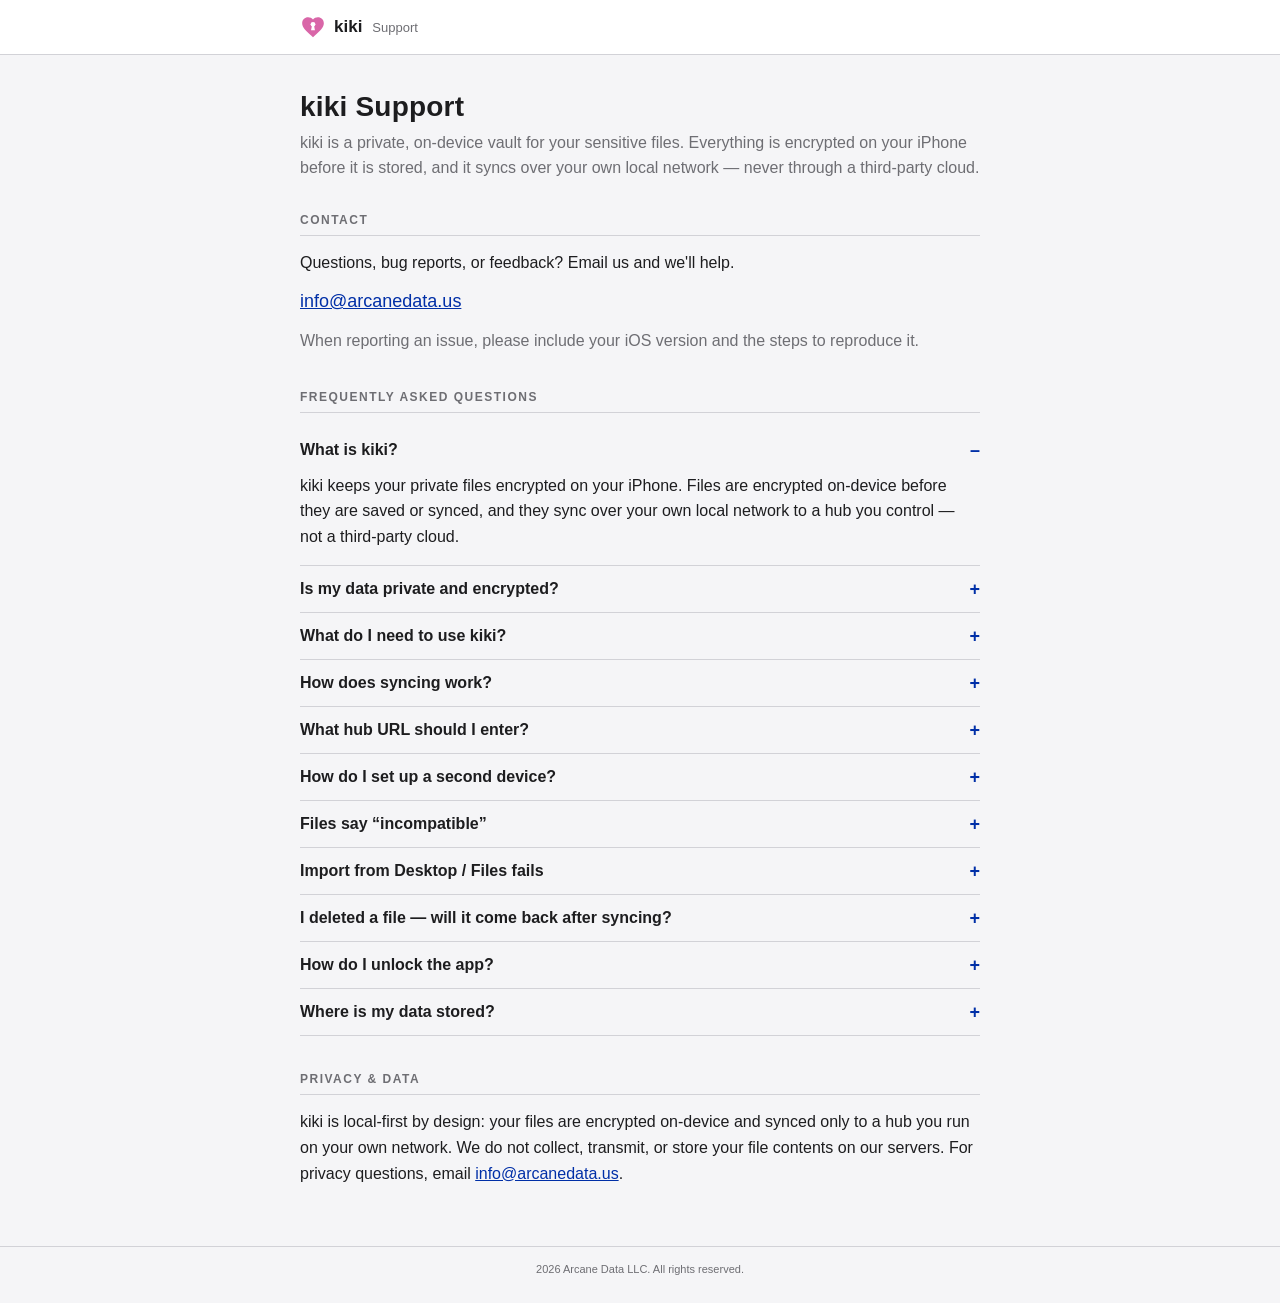
<file: kiki/support/index.html>
<!DOCTYPE html>
<html lang="en">
<head>
  <meta charset="utf-8" />
  <meta name="viewport" content="width=device-width, initial-scale=1" />
  <title>kiki — Support</title>
  <meta name="description" content="Support and FAQ for kiki, the private on-device vault by Arcane Data LLC. Contact info@arcanedata.us." />
  <meta name="theme-color" content="#f5f5f7" />
  <link rel="icon" href="/favicon.png" type="image/png" />
  <link rel="canonical" href="https://arcanedata.us/kiki/support/" />

  <meta property="og:type" content="website" />
  <meta property="og:title" content="kiki — Support" />
  <meta property="og:description" content="Support and FAQ for kiki, the private on-device vault by Arcane Data LLC." />
  <meta property="og:url" content="https://arcanedata.us/kiki/" />
  <meta name="twitter:card" content="summary" />

  <link rel="stylesheet" href="/styles.css" />
  <link rel="stylesheet" href="../support.css" />
</head>
<body>
  <header class="site-header">
    <div class="site-header__inner">
      <a class="brand" href="/">
        <svg viewBox="0 0 24 24" width="26" height="26" class="kiki-mark" aria-hidden="true">
          <defs>
            <mask id="kh">
              <rect width="24" height="24" fill="#fff" />
              <circle cx="12" cy="9.5" r="2.2" fill="#000" />
              <path d="M11 11 L10.2 15 L13.8 15 L13 11 Z" fill="#000" />
            </mask>
          </defs>
          <path d="M12 21.35l-1.45-1.32C5.4 15.36 2 12.28 2 8.5 2 5.42 4.42 3 7.5 3c1.74 0 3.41 0.81 4.5 2.09C13.09 3.81 14.76 3 16.5 3 19.58 3 22 5.42 22 8.5c0 3.78-3.4 6.86-8.55 11.54L12 21.35z" fill="#D966A8" mask="url(#kh)" />
        </svg>
        kiki
      </a>
      <span class="site-header__tag">Support</span>
    </div>
  </header>

  <main class="wrap">
    <h1>kiki Support</h1>
    <p class="lead">
      kiki is a private, on-device vault for your sensitive files. Everything is
      encrypted on your iPhone before it is stored, and it syncs over your own
      local network — never through a third-party cloud.
    </p>

    <section class="section">
      <h2>Contact</h2>
      <p>Questions, bug reports, or feedback? Email us and we'll help.</p>
      <p class="contact-email"><a href="mailto:info@arcanedata.us">info@arcanedata.us</a></p>
      <p class="muted">When reporting an issue, please include your iOS version and the steps to reproduce it.</p>
    </section>

    <section class="section">
      <h2>Frequently asked questions</h2>

      <details class="faq-item" open>
        <summary>What is kiki?</summary>
        <p>kiki keeps your private files encrypted on your iPhone. Files are encrypted on-device before they are saved or synced, and they sync over your own local network to a hub you control — not a third-party cloud.</p>
      </details>

      <details class="faq-item">
        <summary>Is my data private and encrypted?</summary>
        <p>Yes. Each file is encrypted on your device with AES-256-GCM before it is saved or synced, and your encryption keys are stored in the iOS Keychain. Arcane Data runs no cloud servers for your file contents and cannot read your files.</p>
      </details>

      <details class="faq-item">
        <summary>What do I need to use kiki?</summary>
        <p>An iPhone running iOS 17 or later. To sync and back up across devices, you run the kiki hub on a computer on your home network (for example, a Mac that stays on).</p>
      </details>

<details class="faq-item">
        <summary>How does syncing work?</summary>
        <p>kiki automatically discovers your hub on your local Wi-Fi network and syncs your encrypted files to it. Syncing stays on your local network — your data does not travel through an outside cloud service. Optional remote sessions are a temporary encrypted path to the <em>same</em> hub (same vault key), not a second cloud.</p>
      </details>

      <details class="faq-item">
        <summary>What hub URL should I enter?</summary>
        <p>Use your Mac or NAS LAN address, for example <code>http://192.168.1.69:8787</code>. Never use <code>http://127.0.0.1:8787</code> on a physical iPhone — that points at the phone itself. In Settings, use <strong>test connection</strong>. Build 1.0.0 (13)+ keeps remote loopback temporary and restores your LAN hub URL when the session ends.</p>
      </details>

      <details class="faq-item">
        <summary>How do I set up a second device?</summary>
        <p>Open kiki on the new device while it's on the same Wi-Fi as your hub (build 13+). Connect the hub URL, tap sync (or Recover from hub if files look incompatible) <em>before</em> importing new files. The phone adopts the hub’s account vault key so existing files unlock.</p>
      </details>

      <details class="faq-item">
        <summary>Files say “incompatible”</summary>
        <p>That means this device can’t unwrap the file key (usually a different account key, or an older bad upload). On build 13+: Settings → Recover from hub → sync. Restart the hub after updates. Re-import originals if a file still won’t open. See the <a href="/kiki/setup/#keys">setup guide</a>.</p>
      </details>

      <details class="faq-item">
        <summary>Import from Desktop / Files fails</summary>
        <p>Use TestFlight build 13+. Allow Local Network and Files access. Prefer copying the file On My iPhone or Share to kiki. If a hub URL is set but the hub is offline, import aborts on purpose so files aren’t sealed with a private phone key.</p>
      </details>

      <details class="faq-item">
        <summary>I deleted a file — will it come back after syncing?</summary>
        <p>No. Files you delete are remembered as deleted and are not re-downloaded from the hub.</p>
      </details>

      <details class="faq-item">
        <summary>How do I unlock the app?</summary>
        <p>kiki unlocks with Face ID and falls back to your device passcode.</p>
      </details>

      <details class="faq-item">
        <summary>Where is my data stored?</summary>
        <p>On your device, and — if you use a hub — in the hub's storage folder on your own computer (by default <code>~/.kiki-hub</code>). You stay in control of both.</p>
      </details>
    </section>

    <section class="section">
      <h2>Privacy &amp; data</h2>
      <p>kiki is local-first by design: your files are encrypted on-device and synced only to a hub you run on your own network. We do not collect, transmit, or store your file contents on our servers. For privacy questions, email <a href="mailto:info@arcanedata.us">info@arcanedata.us</a>.</p>
    </section>
  </main>

  <footer class="footer">
    <p><span id="year">2026</span> Arcane Data LLC. All rights reserved.</p>
  </footer>

  <script>
    document.getElementById("year").textContent = new Date().getFullYear();
  </script>
</body>
</html>
</file>
<file: styles.css>
/* =====================================================================
   Arcane Data — splash page
   Palette: Apple-style neutrals (white / #f5f5f7 / #1d1d1f) with
   old-school underlined links (#002fa7). Flat, 1px borders.
   Font: Helvetica where installed; bundled Arimo (libre Helvetica
   metric clone) as the cross-platform fallback.
   ===================================================================== */

/* Bundled Helvetica-equivalent (Arimo, Apache-2.0) — see fonts/README.md */
@font-face {
  font-family: "Arimo";
  font-style: normal;
  font-weight: 400;
  font-display: swap;
  src: url("fonts/arimo-400.woff2") format("woff2");
}
@font-face {
  font-family: "Arimo";
  font-style: normal;
  font-weight: 700;
  font-display: swap;
  src: url("fonts/arimo-700.woff2") format("woff2");
}

:root {
  /* Apple-style neutrals */
  --page-bg:  #f5f5f7; /* Apple light gray */
  --card-bg:  #ffffff;
  --border:   #d2d2d7; /* Apple hairline gray */

  /* Text */
  --text-primary:   #1d1d1f; /* near-black (Apple) */
  --text-secondary: #6e6e73; /* Apple secondary gray */

  /* Old-school links */
  --link:       #002fa7;
  --link-hover: #002178; /* darker */

  --font: "Helvetica Neue", Helvetica, "Arimo", Arial, sans-serif;
}

* { box-sizing: border-box; }

html, body { height: 100%; }

body {
  margin: 0;
  min-height: 100%;
  display: flex;
  flex-direction: column;
  font-family: var(--font);
  color: var(--text-primary);
  background: var(--page-bg);
  -webkit-font-smoothing: antialiased;
}

/* Old-school links — same blue in every state (no visited purple) */
a, a:link, a:visited { color: var(--link); }
a:hover, a:active { color: var(--link-hover); }

/* ----------------------------------------------------------------
   Page + card (flat: 1px border, no shadow)
   ---------------------------------------------------------------- */
.page {
  flex: 1;
  display: flex;
  align-items: center;
  justify-content: center;
  padding: 48px 20px;
}

.card {
  width: 100%;
  max-width: 440px;
  background: var(--card-bg);
  border: 1px solid var(--border);
  padding: 36px 28px 32px;
  text-align: center;
}

.logo {
  display: block;
  width: 180px;
  height: auto;
  margin: 0 auto 16px;
}

.card__title {
  margin: 0 0 6px;
  font-size: 22px;
  font-weight: 700;
  letter-spacing: 0.3px;
}

.card__tagline {
  margin: 0;
  font-size: 13px;
  color: var(--text-primary);
}

.divider {
  margin: 22px 0 18px;
  font-size: 12px;
  letter-spacing: 1px;
  color: var(--text-secondary);
}

.card__label {
  margin: 0 0 12px;
  font-size: 11px;
  font-weight: 500;
  letter-spacing: 2px;
  text-transform: uppercase;
  color: var(--text-secondary);
}

/* ----------------------------------------------------------------
   Email link — classic underlined hyperlink (lapis lazuli)
   ---------------------------------------------------------------- */
.btn {
  display: inline-block;
  font-family: var(--font);
  font-size: 15px;
  color: var(--link);
  text-decoration: underline;
  transition: color 0.15s ease;
}

.btn:hover {
  color: var(--link-hover);
}

.btn:focus-visible {
  outline: 2px solid var(--link);
  outline-offset: 2px;
}

/* ----------------------------------------------------------------
   Footer
   ---------------------------------------------------------------- */
.footer {
  text-align: center;
  padding: 16px 12px 28px;
  font-size: 11px;
  color: var(--text-secondary);
}

.footer p { margin: 0; }

@media (prefers-reduced-motion: reduce) {
  .btn { transition: none; }
}
</file>
<file: kiki/support.css>
/* =====================================================================
   kiki Support page — layout on top of shared tokens in /styles.css
   (reuses :root palette, @font-face, body, links, .footer)
   ===================================================================== */

.site-header {
  background: var(--card-bg);
  border-bottom: 1px solid var(--border);
}

.site-header__inner {
  max-width: 720px;
  margin: 0 auto;
  padding: 14px 20px;
  display: flex;
  align-items: center;
  gap: 10px;
}

.brand,
.brand:link,
.brand:visited {
  display: inline-flex;
  align-items: center;
  gap: 8px;
  text-decoration: none;
  color: var(--text-primary);
  font-weight: 700;
  font-size: 17px;
}

.brand:hover { color: var(--text-primary); }

.kiki-mark { display: block; }

.site-header__tag {
  color: var(--text-secondary);
  font-size: 13px;
}

.wrap {
  flex: 1;
  width: 100%;
  max-width: 720px;
  margin: 0 auto;
  padding: 36px 20px 8px;
}

.wrap h1 {
  margin: 0 0 8px;
  font-size: 28px;
  font-weight: 700;
  letter-spacing: 0.2px;
}

.lead {
  margin: 0 0 32px;
  font-size: 16px;
  line-height: 1.55;
  color: var(--text-secondary);
}

.section { margin: 0 0 36px; }

.section > h2 {
  margin: 0 0 14px;
  padding-bottom: 8px;
  border-bottom: 1px solid var(--border);
  font-size: 12px;
  font-weight: 700;
  letter-spacing: 1.5px;
  text-transform: uppercase;
  color: var(--text-secondary);
}

.section p {
  margin: 0 0 12px;
  line-height: 1.6;
}

.muted { color: var(--text-secondary); }

.contact-email { font-size: 18px; }

code {
  font-family: "SF Mono", ui-monospace, Menlo, Consolas, monospace;
  font-size: 0.9em;
  background: var(--page-bg);
  border: 1px solid var(--border);
  padding: 1px 5px;
}

/* FAQ — native <details>, no JS */
.faq-item {
  border-bottom: 1px solid var(--border);
}

.faq-item summary {
  list-style: none;
  cursor: pointer;
  padding: 14px 0;
  font-weight: 700;
  display: flex;
  justify-content: space-between;
  align-items: center;
  gap: 16px;
}

.faq-item summary::-webkit-details-marker { display: none; }

.faq-item summary::after {
  content: "+";
  color: var(--link);
  font-weight: 700;
  font-size: 18px;
  line-height: 1;
}

.faq-item[open] summary::after { content: "\2013"; } /* en dash */

.faq-item p {
  margin: 0 0 16px;
  line-height: 1.6;
  color: var(--text-primary);
}

/* Footer divider for this page */
.footer {
  border-top: 1px solid var(--border);
  margin-top: 16px;
}
</file>
